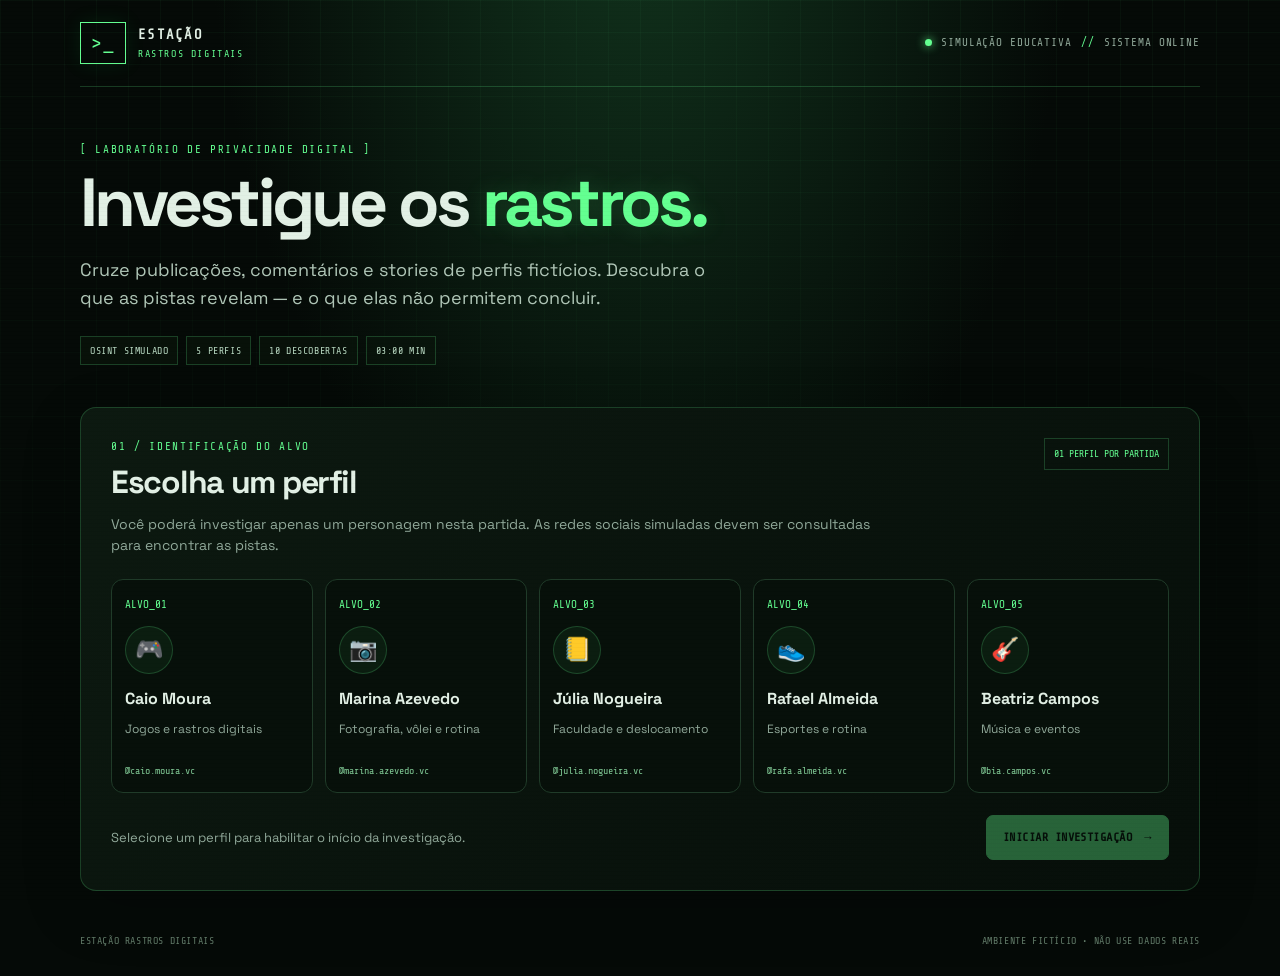
<file: Jogo/index.html>
<!DOCTYPE html>
<html lang="pt-BR">
<head>
  <meta charset="UTF-8">
  <meta name="viewport" content="width=device-width, initial-scale=1.0">
  <meta name="theme-color" content="#07100b">
  <title>Estação Rastros Digitais</title>
  <link rel="stylesheet" href="style.css">
</head>
<body>
  <div class="scanlines" aria-hidden="true"></div>
  <main class="app-shell">
    <header class="topbar">
      <a class="brand" href="#inicio" aria-label="Estação Rastros Digitais - início">
        <span class="brand-mark">&gt;_</span>
        <span><strong>ESTAÇÃO</strong><small>RASTROS DIGITAIS</small></span>
      </a>
      <div class="system-status"><span class="status-dot"></span> SIMULAÇÃO EDUCATIVA <span class="status-divider">//</span> SISTEMA ONLINE</div>
    </header>

    <section class="hero" id="inicio">
      <p class="eyebrow">[ LABORATÓRIO DE PRIVACIDADE DIGITAL ]</p>
      <h1>Investigue os <span>rastros.</span></h1>
      <p class="hero-copy">Cruze publicações, comentários e stories de perfis fictícios. Descubra o que as pistas revelam — e o que elas não permitem concluir.</p>
      <div class="hero-tags"><span>OSINT SIMULADO</span><span>5 PERFIS</span><span>10 DESCOBERTAS</span><span>03:00 MIN</span></div>
    </section>

    <section class="panel selection-panel" id="selection-panel">
      <div class="section-heading"><div><p class="eyebrow">01 / IDENTIFICAÇÃO DO ALVO</p><h2>Escolha um perfil</h2></div><span class="section-count">01 PERFIL POR PARTIDA</span></div>
      <p class="muted">Você poderá investigar apenas um personagem nesta partida. As redes sociais simuladas devem ser consultadas para encontrar as pistas.</p>
      <div class="profile-grid" id="profile-grid" aria-label="Perfis disponíveis"></div>
      <div class="selection-footer">
        <p id="selection-hint" class="selection-hint">Selecione um perfil para habilitar o início da investigação.</p>
        <button class="button button-primary" id="start-button" disabled>INICIAR INVESTIGAÇÃO <span aria-hidden="true">→</span></button>
      </div>
    </section>

    <section class="panel game-panel hidden" id="game-panel">
      <div class="game-topline">
        <div><p class="eyebrow">02 / RELATÓRIO DE INVESTIGAÇÃO</p><h2 id="active-profile-title">Perfil selecionado</h2><p class="muted" id="active-profile-subtitle"></p></div>
        <div class="timer-box" aria-live="polite"><span class="timer-label">TEMPO RESTANTE</span><strong id="timer">03:00</strong><span id="timer-state" class="timer-state">AGUARDANDO INÍCIO</span></div>
      </div>
      <div class="progress-track"><div id="progress-bar" class="progress-bar"></div></div>
      <div class="game-instructions"><span class="terminal-symbol">&gt;</span> Analise as pistas nas redes simuladas e escolha a conclusão mais bem sustentada. Não confunda uma hipótese com um fato comprovado.</div>
      <div class="simulator-links" id="simulator-links"></div>
      <form id="quiz-form">
        <div id="questions-container" class="questions-grid"></div>
        <div class="submit-row"><p class="muted">Respostas preenchidas: <strong id="answered-count">0/10</strong></p><button class="button button-primary" id="submit-button" type="submit">FINALIZAR E VER RESULTADO <span aria-hidden="true">→</span></button></div>
      </form>
    </section>

    <section class="panel results-panel hidden" id="results-panel" aria-live="polite">
      <div class="section-heading"><div><p class="eyebrow">03 / ANÁLISE CONCLUÍDA</p><h2>Relatório final</h2></div><span class="section-count" id="result-status">PARTIDA ENCERRADA</span></div>
      <div class="score-layout"><div class="score-orb"><span id="score-value">0/10</span><small>ACERTOS</small></div><div class="score-summary"><h3 id="score-title">Resultado da investigação</h3><p id="score-description"></p><div class="score-stats"><span><strong id="correct-count">0</strong> corretas</span><span><strong id="wrong-count">0</strong> incorretas</span><span><strong id="elapsed-time">00:00</strong> utilizado</span></div></div></div>
      <h3 class="review-title">Revisão das evidências</h3>
      <div id="review-list" class="review-list"></div>
      <div class="results-footer"><p class="muted">Lembrete: uma publicação pode revelar informações úteis para uma abordagem de engenharia social, mas não comprova uma senha, residência ou identidade civil por si só.</p><button class="button button-primary" id="restart-button">VOLTAR À SELEÇÃO</button></div>
    </section>

    <footer class="footer"><span>ESTAÇÃO RASTROS DIGITAIS</span><span>AMBIENTE FICTÍCIO • NÃO USE DADOS REAIS</span></footer>
  </main>
  <script src="index.js"></script>
</body>
</html>
</file>
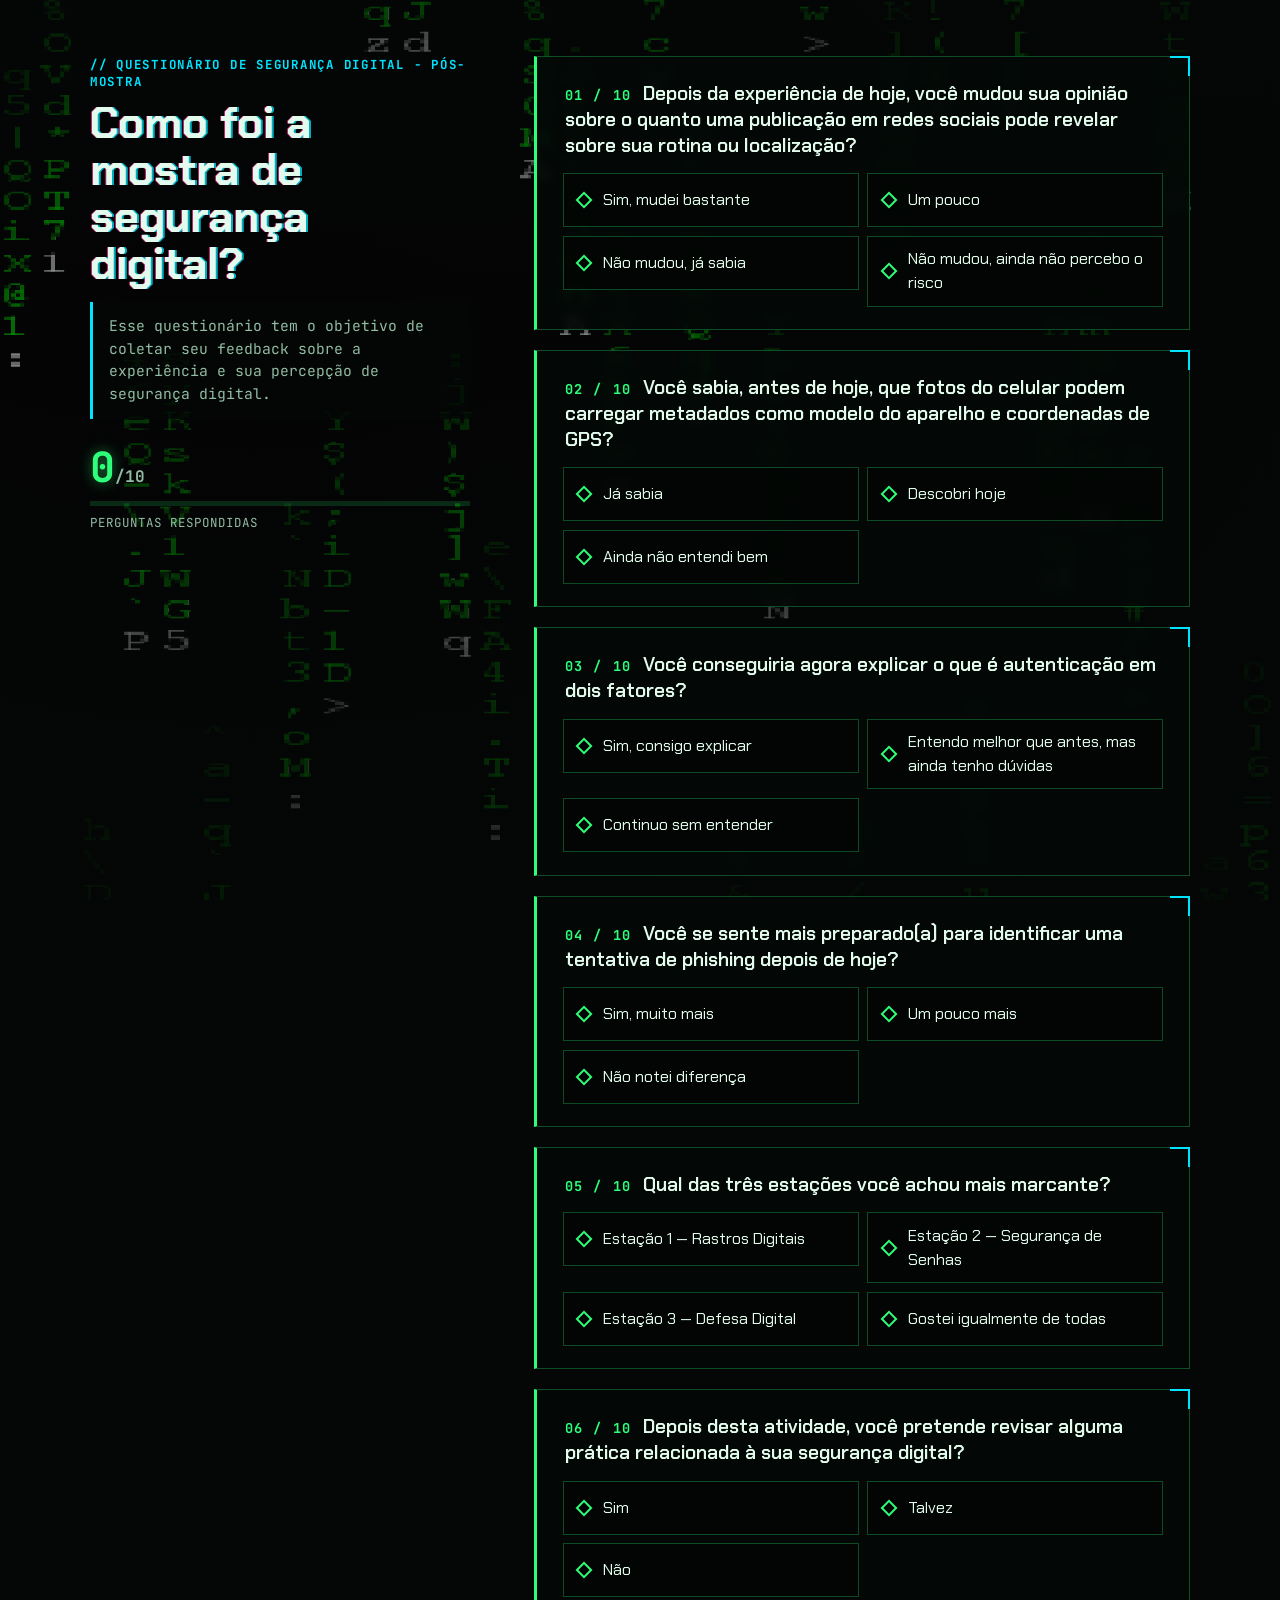
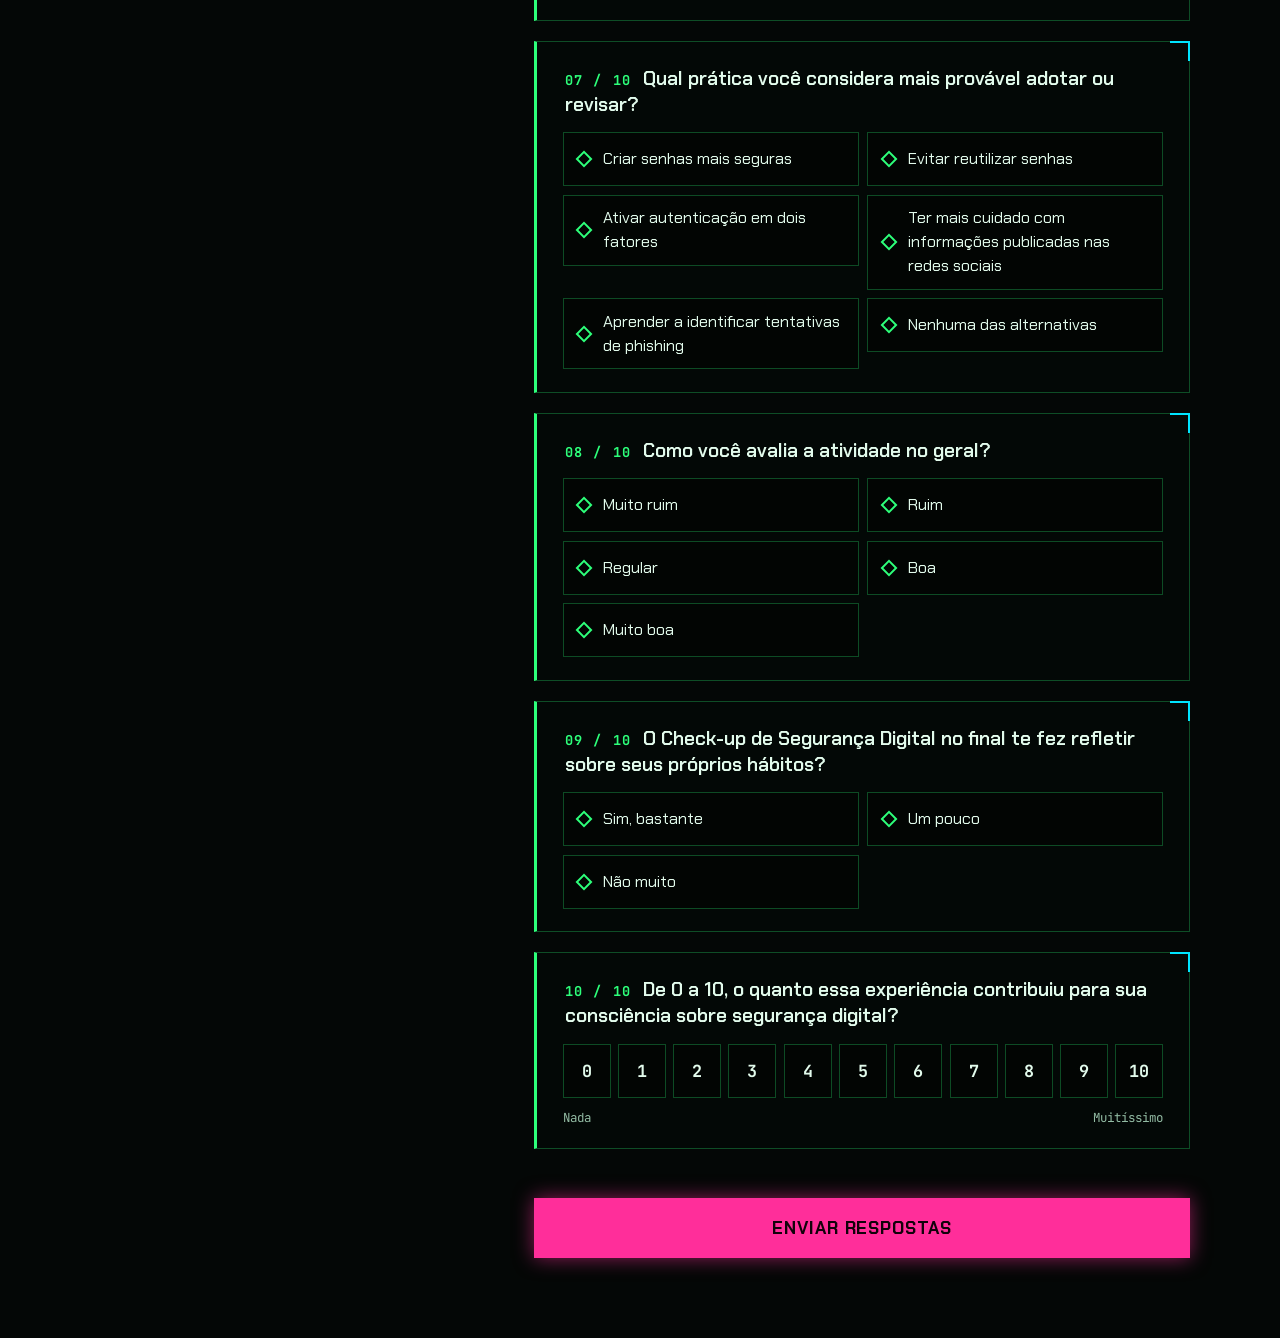
<file: pos-mostra/index.html>
<!doctype html>
<html lang="pt-BR">
<head>
<meta charset="utf-8">
<meta name="viewport" content="width=device-width, initial-scale=1, viewport-fit=cover">
<meta name="theme-color" content="#040706">
<title>Feedback | Segurança Digital</title>
<link rel="preconnect" href="https://fonts.googleapis.com">
<link rel="preconnect" href="https://fonts.gstatic.com" crossorigin>
<link href="https://fonts.googleapis.com/css2?family=Chakra+Petch:wght@400;600;700&family=JetBrains+Mono:wght@400;700&display=swap" rel="stylesheet">
<link rel="stylesheet" href="estilo.css">
</head>
<body>
<div class="bg" aria-hidden="true"></div>

<!-- Barra de progresso do celular -->
<div class="topo" aria-live="polite">
  <span class="contador">0/10</span>
  <div class="barra"><i></i></div>
</div>

<div class="layout">
  <header class="intro">
    <p class="etiqueta">// Questionário de Segurança Digital - Pós-mostra</p>
    <h1>Como foi a mostra de segurança digital?</h1>
    <p class="lead">Esse questionário tem o objetivo de coletar seu feedback sobre a experiência e sua percepção de segurança digital. <span class="dica">Toque numa resposta para avançar.</span></p>

    <!-- Progresso do desktop -->
    <div class="lateral-prog" aria-live="polite">
      <span class="contador">0<small>/10</small></span>
      <div class="barra"><i></i></div>
      <p>perguntas respondidas</p>
    </div>
  </header>

  <main>
    <form id="f" novalidate></form>

    <section class="fim" id="fim" hidden>
      <div class="ok" aria-hidden="true"><span>✓</span></div>
      <h2>Respostas enviadas</h2>
      <p>Obrigado por participar da atividade.</p>
      <p class="teste" id="teste" hidden>Modo de teste: a URL do Apps Script ainda não foi configurada, então nada foi gravado.</p>
    </section>
  </main>
</div>

<script>
/* URL do Web App do Apps Script (termina em /exec) */
const ENDPOINT = "https://script.google.com/macros/s/AKfycbzlj6WZ2AxyfXpjjk8OxmcB2rbpmCnk-iz93HroWSlaWYRWvwUympZlG991PtQ8ddJvdw/exec";

const PERGUNTAS = [
  ["Depois da experiência de hoje, você mudou sua opinião sobre o quanto uma publicação em redes sociais pode revelar sobre sua rotina ou localização?",
    ["Sim, mudei bastante","Um pouco","Não mudou, já sabia","Não mudou, ainda não percebo o risco"]],
  ["Você sabia, antes de hoje, que fotos do celular podem carregar metadados como modelo do aparelho e coordenadas de GPS?",
    ["Já sabia","Descobri hoje","Ainda não entendi bem"]],
  ["Você conseguiria agora explicar o que é autenticação em dois fatores?",
    ["Sim, consigo explicar","Entendo melhor que antes, mas ainda tenho dúvidas","Continuo sem entender"]],
  ["Você se sente mais preparado(a) para identificar uma tentativa de phishing depois de hoje?",
    ["Sim, muito mais","Um pouco mais","Não notei diferença"]],
  ["Qual das três estações você achou mais marcante?",
    ["Estação 1 — Rastros Digitais","Estação 2 — Segurança de Senhas","Estação 3 — Defesa Digital","Gostei igualmente de todas"]],
  ["Depois desta atividade, você pretende revisar alguma prática relacionada à sua segurança digital?",
    ["Sim","Talvez","Não"]],
  ["Qual prática você considera mais provável adotar ou revisar?",
    ["Criar senhas mais seguras","Evitar reutilizar senhas","Ativar autenticação em dois fatores",
     "Ter mais cuidado com informações publicadas nas redes sociais","Aprender a identificar tentativas de phishing","Nenhuma das alternativas"]],
  ["Como você avalia a atividade no geral?",
    ["Muito ruim","Ruim","Regular","Boa","Muito boa"]],
  ["O Check-up de Segurança Digital no final te fez refletir sobre seus próprios hábitos?",
    ["Sim, bastante","Um pouco","Não muito"]],
  ["De 0 a 10, o quanto essa experiência contribuiu para sua consciência sobre segurança digital?", "escala"]
];

const form = document.getElementById("f");
const total = PERGUNTAS.length;
const reduz = matchMedia("(prefers-reduced-motion: reduce)").matches;
const mq = matchMedia("(max-width: 899px)"); // abaixo disso (celular e tablet em pé): slides
const trilho = document.createElement("div");
trilho.className = "trilho";
form.appendChild(trilho);

PERGUNTAS.forEach(([texto, ops], i) => {
  const n = i + 1;
  const escala = ops === "escala";
  const lista = escala ? Array.from({length: 11}, (_, k) => String(k)) : ops;
  const itens = lista.map(o => `
    <label class="opt"><input type="radio" name="q${n}" value="${o}">
      <span class="box">${escala ? "" : '<i class="mark"></i>'}<span>${o}</span></span></label>`).join("");
  const fs = document.createElement("fieldset");
  fs.className = "q"; fs.id = "p" + n; fs.tabIndex = -1;
  fs.innerHTML = `<legend><span class="n">${String(n).padStart(2, "0")} / ${total}</span>${texto}</legend>
    <div class="${escala ? "scale" : "opts"}">${itens}</div>
    ${escala ? '<div class="ends"><span>Nada</span><span>Muitíssimo</span></div>' : ""}
    <p class="msg">Escolha uma opção para continuar.</p>`;
  trilho.appendChild(fs);
});
form.insertAdjacentHTML("beforeend",
  '<p class="aviso" id="aviso" role="alert"></p>' +
  '<div class="nav"><button type="button" class="volta" id="volta">Voltar</button>' +
  '<button class="send" type="submit" id="btn">Enviar respostas</button></div>');

// Resposta da pergunta n ("" se não respondida ou se a pergunta não existir)
const resp = n => { const c = form.elements["q" + n]; return c ? c.value : ""; };
const btn = document.getElementById("btn");
const aviso = document.getElementById("aviso");
const volta = document.getElementById("volta");
const cabeca = document.querySelector(".intro");
const paineis = [...trilho.querySelectorAll(".q")]; // só as perguntas, nunca a tela final
let idx = 0, timer;

function atualizar() {
  const feitas = PERGUNTAS.filter((_, i) => resp(i + 1)).length;
  const v = mq.matches ? idx + 1 : feitas; // slides: posição atual; desktop: respondidas
  const pct = (v / total * 100) + "%";
  document.querySelectorAll(".topo .contador").forEach(el => el.textContent = v + "/" + total);
  document.querySelectorAll(".lateral-prog .contador").forEach(el => el.innerHTML = v + "<small>/" + total + "</small>");
  document.querySelectorAll(".barra i").forEach(el => el.style.width = pct);
}

function ir(n, foco = true) {
  idx = Math.max(0, Math.min(total - 1, n));
  paineis.forEach((p, i) => {
    p.classList.toggle("ativo", i === idx);
    p.classList.toggle("antes", i < idx);
    p.classList.toggle("depois", i > idx);
  });
  form.classList.toggle("ultima", idx === total - 1);
  form.classList.toggle("primeira", idx === 0);
  volta.hidden = idx === 0;
  cabeca.hidden = idx > 0;   // no celular, o título só aparece na primeira pergunta
  aviso.textContent = "";
  atualizar();
  scrollTo({top: 0, behavior: reduz ? "auto" : "smooth"});
  if (foco) paineis[idx].focus({preventScroll: true});
}

function modo() {
  form.classList.toggle("slides", mq.matches);
  document.documentElement.classList.toggle("mobile", mq.matches);
  if (mq.matches) ir(idx, false);
  else {
    paineis.forEach(p => p.classList.remove("ativo", "antes", "depois"));
    form.classList.remove("ultima", "primeira");
    cabeca.hidden = false;
    atualizar();
  }
}
mq.addEventListener("change", modo);

form.addEventListener("change", e => {
  e.target.closest(".q")?.classList.remove("err");
  aviso.textContent = "";
  atualizar();
});
// click (e não change) para avançar também quando tocar de novo na opção já marcada
form.addEventListener("click", e => {
  if (!mq.matches || !e.target.matches(".opt input")) return;
  const n = +e.target.name.slice(1); // número da pergunta = índice da próxima
  if (n - 1 === idx && idx < total - 1) {
    clearTimeout(timer);
    timer = setTimeout(() => ir(n), 280); // dá tempo de ver a opção marcada
  }
});
volta.addEventListener("click", () => ir(idx - 1));

// Deslizar o dedo: esquerda avança (se já respondeu), direita volta
let x0 = null, y0 = 0;
form.addEventListener("touchstart", e => { x0 = e.touches[0].clientX; y0 = e.touches[0].clientY; }, {passive: true});
form.addEventListener("touchend", e => {
  if (!mq.matches || x0 === null) return;
  const dx = e.changedTouches[0].clientX - x0, dy = e.changedTouches[0].clientY - y0;
  x0 = null;
  if (Math.abs(dx) < 70 || Math.abs(dy) > 50) return;
  if (dx < 0 && resp(idx + 1) && idx < total - 1) ir(idx + 1);
  else if (dx > 0 && idx > 0) ir(idx - 1);
}, {passive: true});

form.addEventListener("submit", async e => {
  e.preventDefault();
  const faltando = PERGUNTAS.map((_, i) => i + 1).filter(n => !resp(n));
  paineis.forEach((q, i) => q.classList.toggle("err", !resp(i + 1)));
  if (faltando.length) {
    if (mq.matches) ir(faltando[0] - 1);
    else {
      const el = document.getElementById("p" + faltando[0]);
      el.scrollIntoView({behavior: reduz ? "auto" : "smooth", block: "center"});
      el.querySelector("input").focus({preventScroll: true});
    }
    aviso.textContent = faltando.length === 1 ? "Falta 1 pergunta." : `Faltam ${faltando.length} perguntas.`;
    return;
  }
  const dados = {};
  PERGUNTAS.forEach((_, i) => dados["q" + (i + 1)] = resp(i + 1));
  btn.disabled = true; btn.textContent = "Enviando...";
  try {
    if (ENDPOINT) {
      await fetch(ENDPOINT, {method: "POST", mode: "no-cors",
        headers: {"Content-Type": "text/plain;charset=utf-8"}, body: JSON.stringify(dados)});
    } else {
      console.log("Modo de teste, dados não enviados:", dados);
      document.getElementById("teste").hidden = false;
    }
    form.hidden = true;
    document.body.classList.add("enviado"); // só o cartão de confirmação, centralizado
    document.querySelectorAll(".topo,.intro").forEach(el => el.hidden = true);
    document.getElementById("fim").hidden = false;
    scrollTo(0, 0);
  } catch (err) {
    aviso.textContent = "Não foi possível enviar. Verifique a conexão e tente de novo.";
    btn.disabled = false; btn.textContent = "Enviar respostas";
  }
});
modo();
</script>
</body>
</html>
</file>
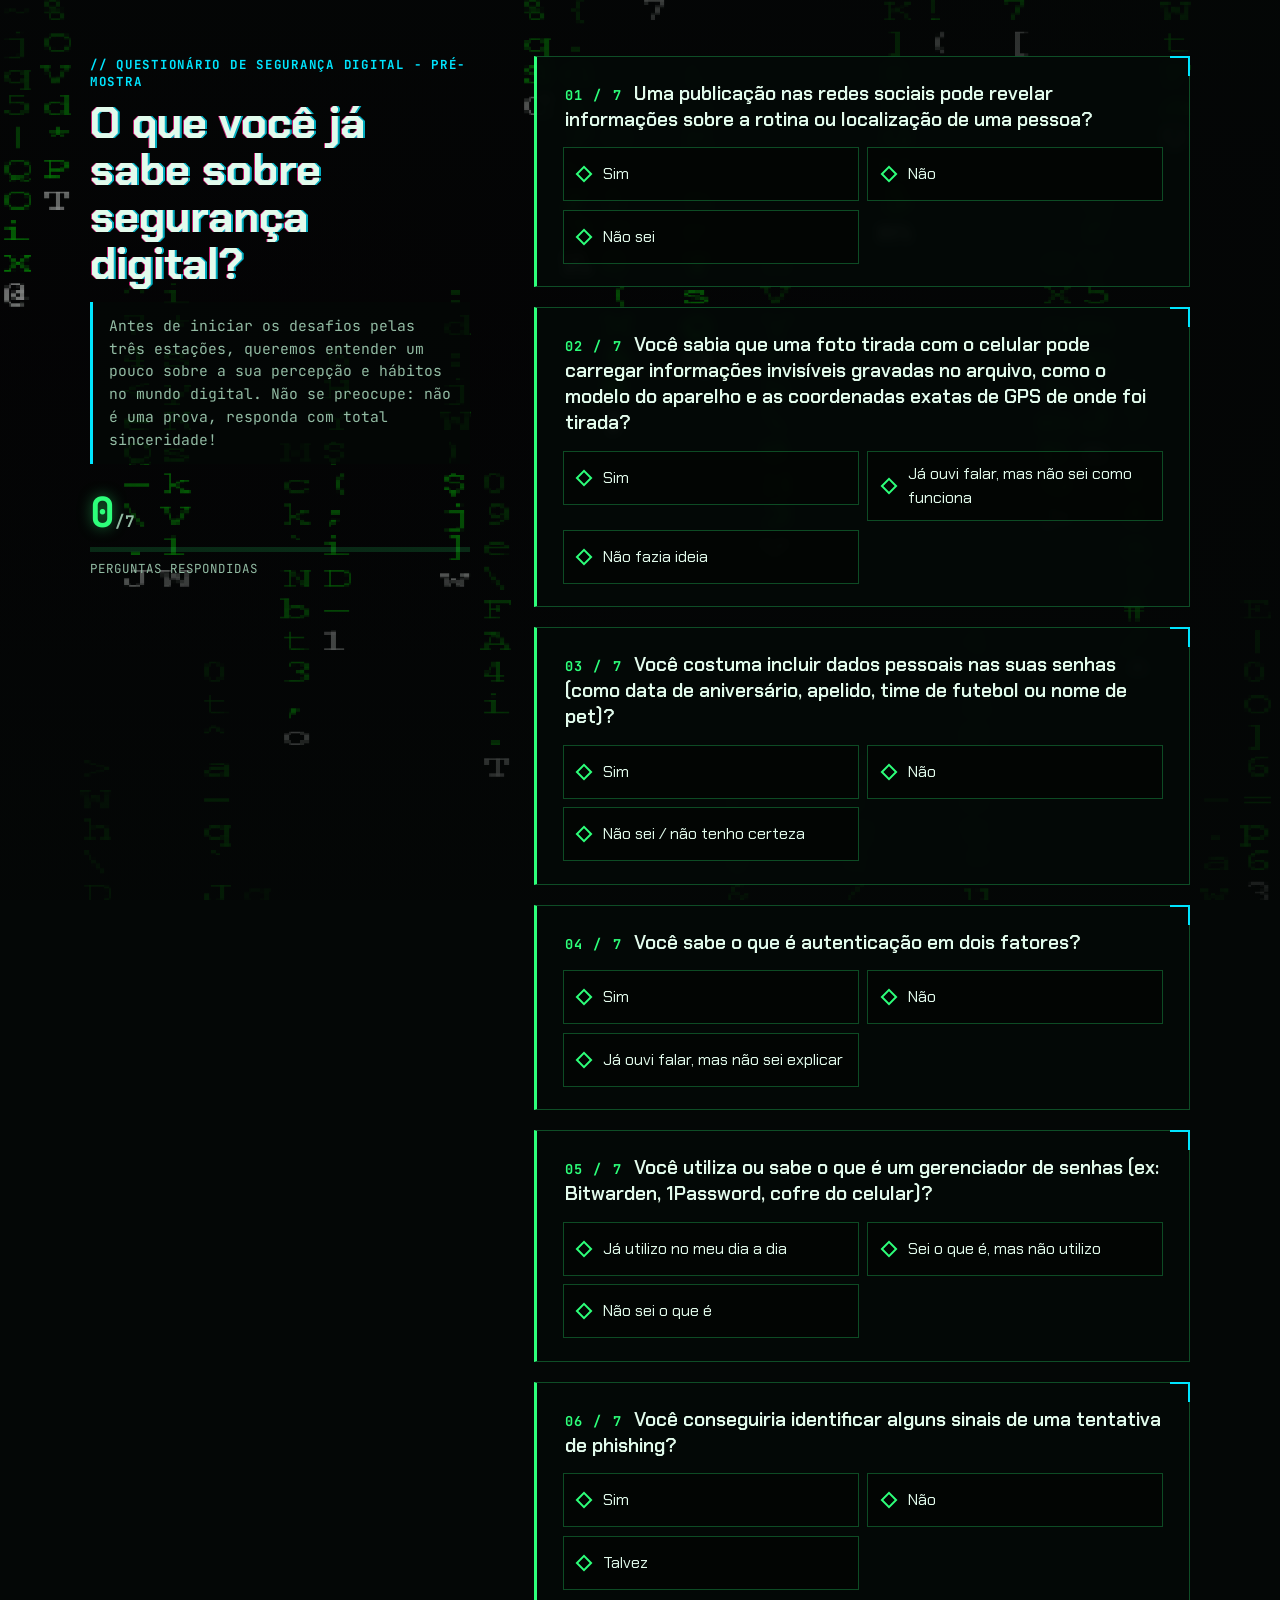
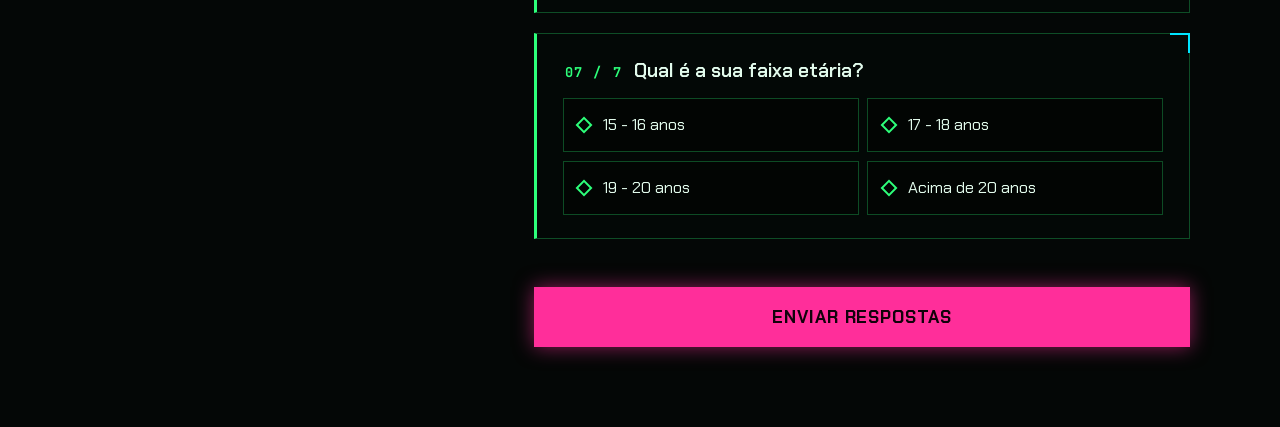
<file: pre-mostra/index.html>
<!doctype html>
<html lang="pt-BR">
<head>
<meta charset="utf-8">
<meta name="viewport" content="width=device-width, initial-scale=1, viewport-fit=cover">
<meta name="theme-color" content="#040706">
<title>Diagnóstico | Segurança Digital</title>
<link rel="preconnect" href="https://fonts.googleapis.com">
<link rel="preconnect" href="https://fonts.gstatic.com" crossorigin>
<link href="https://fonts.googleapis.com/css2?family=Chakra+Petch:wght@400;600;700&family=JetBrains+Mono:wght@400;700&display=swap" rel="stylesheet">
<link rel="stylesheet" href="estilo.css">
</head>
<body>
<div class="bg" aria-hidden="true"></div>

<!-- Barra de progresso do celular -->
<div class="topo" aria-live="polite">
  <span class="contador">0/7</span>
  <div class="barra"><i></i></div>
</div>

<div class="layout">
  <header class="intro">
    <p class="etiqueta">// Questionário de Segurança Digital - Pré-mostra</p>
    <h1>O que você já sabe sobre segurança digital?</h1>
    <p class="lead">Antes de iniciar os desafios pelas três estações, queremos entender um pouco sobre a sua percepção e hábitos no mundo digital. Não se preocupe: não é uma prova, responda com total sinceridade! <span class="dica">Toque numa resposta para avançar.</span></p>

    <!-- Progresso do desktop -->
    <div class="lateral-prog" aria-live="polite">
      <span class="contador">0<small>/7</small></span>
      <div class="barra"><i></i></div>
      <p>perguntas respondidas</p>
    </div>
  </header>

  <main>
    <form id="f" novalidate></form>

    <section class="fim" id="fim" hidden>
      <div class="ok" aria-hidden="true"><span>✓</span></div>
      <h2>Respostas enviadas</h2>
      <p>Obrigado! Já pode seguir para a atividade.</p>
      <p class="teste" id="teste" hidden>Modo de teste: a URL do Apps Script ainda não foi configurada, então nada foi gravado.</p>
    </section>
  </main>
</div>

<script>
/* Cole aqui a URL do Web App do Apps Script DESTE formulário (termina em /exec).
   Não reutilize a URL do outro formulário: as colunas da planilha são diferentes. */
const ENDPOINT = "https://script.google.com/macros/s/AKfycbxRkhLioFdzBmgVzGICkiTRjBdI-Uf2p1hcGeO-fRzwyIeAr-jw-4SOzpqiSytlZMuP/exec";

const PERGUNTAS = [
  ["Uma publicação nas redes sociais pode revelar informações sobre a rotina ou localização de uma pessoa?",
    ["Sim","Não","Não sei"]],
  ["Você sabia que uma foto tirada com o celular pode carregar informações invisíveis gravadas no arquivo, como o modelo do aparelho e as coordenadas exatas de GPS de onde foi tirada?",
    ["Sim","Já ouvi falar, mas não sei como funciona","Não fazia ideia"]],
  ["Você costuma incluir dados pessoais nas suas senhas (como data de aniversário, apelido, time de futebol ou nome de pet)?",
    ["Sim","Não","Não sei / não tenho certeza"]],
  ["Você sabe o que é autenticação em dois fatores?",
    ["Sim","Não","Já ouvi falar, mas não sei explicar"]],
  ["Você utiliza ou sabe o que é um gerenciador de senhas (ex: Bitwarden, 1Password, cofre do celular)?",
    ["Já utilizo no meu dia a dia","Sei o que é, mas não utilizo","Não sei o que é"]],
  ["Você conseguiria identificar alguns sinais de uma tentativa de phishing?",
    ["Sim","Não","Talvez"]],
  ["Qual é a sua faixa etária?",
    ["15 - 16 anos","17 - 18 anos","19 - 20 anos","Acima de 20 anos"]]
];

const form = document.getElementById("f");
const total = PERGUNTAS.length;
const reduz = matchMedia("(prefers-reduced-motion: reduce)").matches;
const mq = matchMedia("(max-width: 899px)"); // abaixo disso (celular e tablet em pé): slides
const trilho = document.createElement("div");
trilho.className = "trilho";
form.appendChild(trilho);

PERGUNTAS.forEach(([texto, ops], i) => {
  const n = i + 1;
  const itens = ops.map(o => `
    <label class="opt"><input type="radio" name="q${n}" value="${o}">
      <span class="box"><i class="mark"></i><span>${o}</span></span></label>`).join("");
  const fs = document.createElement("fieldset");
  fs.className = "q"; fs.id = "p" + n; fs.tabIndex = -1;
  fs.innerHTML = `<legend><span class="n">${String(n).padStart(2, "0")} / ${total}</span>${texto}</legend>
    <div class="opts">${itens}</div>
    <p class="msg">Escolha uma opção para continuar.</p>`;
  trilho.appendChild(fs);
});
form.insertAdjacentHTML("beforeend",
  '<p class="aviso" id="aviso" role="alert"></p>' +
  '<div class="nav"><button type="button" class="volta" id="volta">Voltar</button>' +
  '<button class="send" type="submit" id="btn">Enviar respostas</button></div>');

// Resposta da pergunta n ("" se não respondida ou se a pergunta não existir)
const resp = n => { const c = form.elements["q" + n]; return c ? c.value : ""; };
const btn = document.getElementById("btn");
const aviso = document.getElementById("aviso");
const volta = document.getElementById("volta");
const cabeca = document.querySelector(".intro");
const paineis = [...trilho.querySelectorAll(".q")]; // só as perguntas, nunca a tela final
let idx = 0, timer;

function atualizar() {
  const feitas = PERGUNTAS.filter((_, i) => resp(i + 1)).length;
  const v = mq.matches ? idx + 1 : feitas; // slides: posição atual; desktop: respondidas
  const pct = (v / total * 100) + "%";
  document.querySelectorAll(".topo .contador").forEach(el => el.textContent = v + "/" + total);
  document.querySelectorAll(".lateral-prog .contador").forEach(el => el.innerHTML = v + "<small>/" + total + "</small>");
  document.querySelectorAll(".barra i").forEach(el => el.style.width = pct);
}

function ir(n, foco = true) {
  idx = Math.max(0, Math.min(total - 1, n));
  paineis.forEach((p, i) => {
    p.classList.toggle("ativo", i === idx);
    p.classList.toggle("antes", i < idx);
    p.classList.toggle("depois", i > idx);
  });
  form.classList.toggle("ultima", idx === total - 1);
  form.classList.toggle("primeira", idx === 0);
  volta.hidden = idx === 0;
  cabeca.hidden = idx > 0;   // no celular, o título só aparece na primeira pergunta
  aviso.textContent = "";
  atualizar();
  scrollTo({top: 0, behavior: reduz ? "auto" : "smooth"});
  if (foco) paineis[idx].focus({preventScroll: true});
}

function modo() {
  form.classList.toggle("slides", mq.matches);
  document.documentElement.classList.toggle("mobile", mq.matches);
  if (mq.matches) ir(idx, false);
  else {
    paineis.forEach(p => p.classList.remove("ativo", "antes", "depois"));
    form.classList.remove("ultima", "primeira");
    cabeca.hidden = false;
    atualizar();
  }
}
mq.addEventListener("change", modo);

form.addEventListener("change", e => {
  e.target.closest(".q")?.classList.remove("err");
  aviso.textContent = "";
  atualizar();
});
// click (e não change) para avançar também quando tocar de novo na opção já marcada
form.addEventListener("click", e => {
  if (!mq.matches || !e.target.matches(".opt input")) return;
  const n = +e.target.name.slice(1); // número da pergunta = índice da próxima
  if (n - 1 === idx && idx < total - 1) {
    clearTimeout(timer);
    timer = setTimeout(() => ir(n), 280); // dá tempo de ver a opção marcada
  }
});
volta.addEventListener("click", () => ir(idx - 1));

// Deslizar o dedo: esquerda avança (se já respondeu), direita volta
let x0 = null, y0 = 0;
form.addEventListener("touchstart", e => { x0 = e.touches[0].clientX; y0 = e.touches[0].clientY; }, {passive: true});
form.addEventListener("touchend", e => {
  if (!mq.matches || x0 === null) return;
  const dx = e.changedTouches[0].clientX - x0, dy = e.changedTouches[0].clientY - y0;
  x0 = null;
  if (Math.abs(dx) < 70 || Math.abs(dy) > 50) return;
  if (dx < 0 && resp(idx + 1) && idx < total - 1) ir(idx + 1);
  else if (dx > 0 && idx > 0) ir(idx - 1);
}, {passive: true});

form.addEventListener("submit", async e => {
  e.preventDefault();
  const faltando = PERGUNTAS.map((_, i) => i + 1).filter(n => !resp(n));
  paineis.forEach((q, i) => q.classList.toggle("err", !resp(i + 1)));
  if (faltando.length) {
    if (mq.matches) ir(faltando[0] - 1);
    else {
      const el = document.getElementById("p" + faltando[0]);
      el.scrollIntoView({behavior: reduz ? "auto" : "smooth", block: "center"});
      el.querySelector("input").focus({preventScroll: true});
    }
    aviso.textContent = faltando.length === 1 ? "Falta 1 pergunta." : `Faltam ${faltando.length} perguntas.`;
    return;
  }
  const dados = {};
  PERGUNTAS.forEach((_, i) => dados["q" + (i + 1)] = resp(i + 1));
  btn.disabled = true; btn.textContent = "Enviando...";
  try {
    if (ENDPOINT) {
      await fetch(ENDPOINT, {method: "POST", mode: "no-cors",
        headers: {"Content-Type": "text/plain;charset=utf-8"}, body: JSON.stringify(dados)});
    } else {
      console.log("Modo de teste, dados não enviados:", dados);
      document.getElementById("teste").hidden = false;
    }
    form.hidden = true;
    document.body.classList.add("enviado"); // só o cartão de confirmação, centralizado
    document.querySelectorAll(".topo,.intro").forEach(el => el.hidden = true);
    document.getElementById("fim").hidden = false;
    scrollTo(0, 0);
  } catch (err) {
    aviso.textContent = "Não foi possível enviar. Verifique a conexão e tente de novo.";
    btn.disabled = false; btn.textContent = "Enviar respostas";
  }
});
modo();
</script>
</body>
</html>
</file>
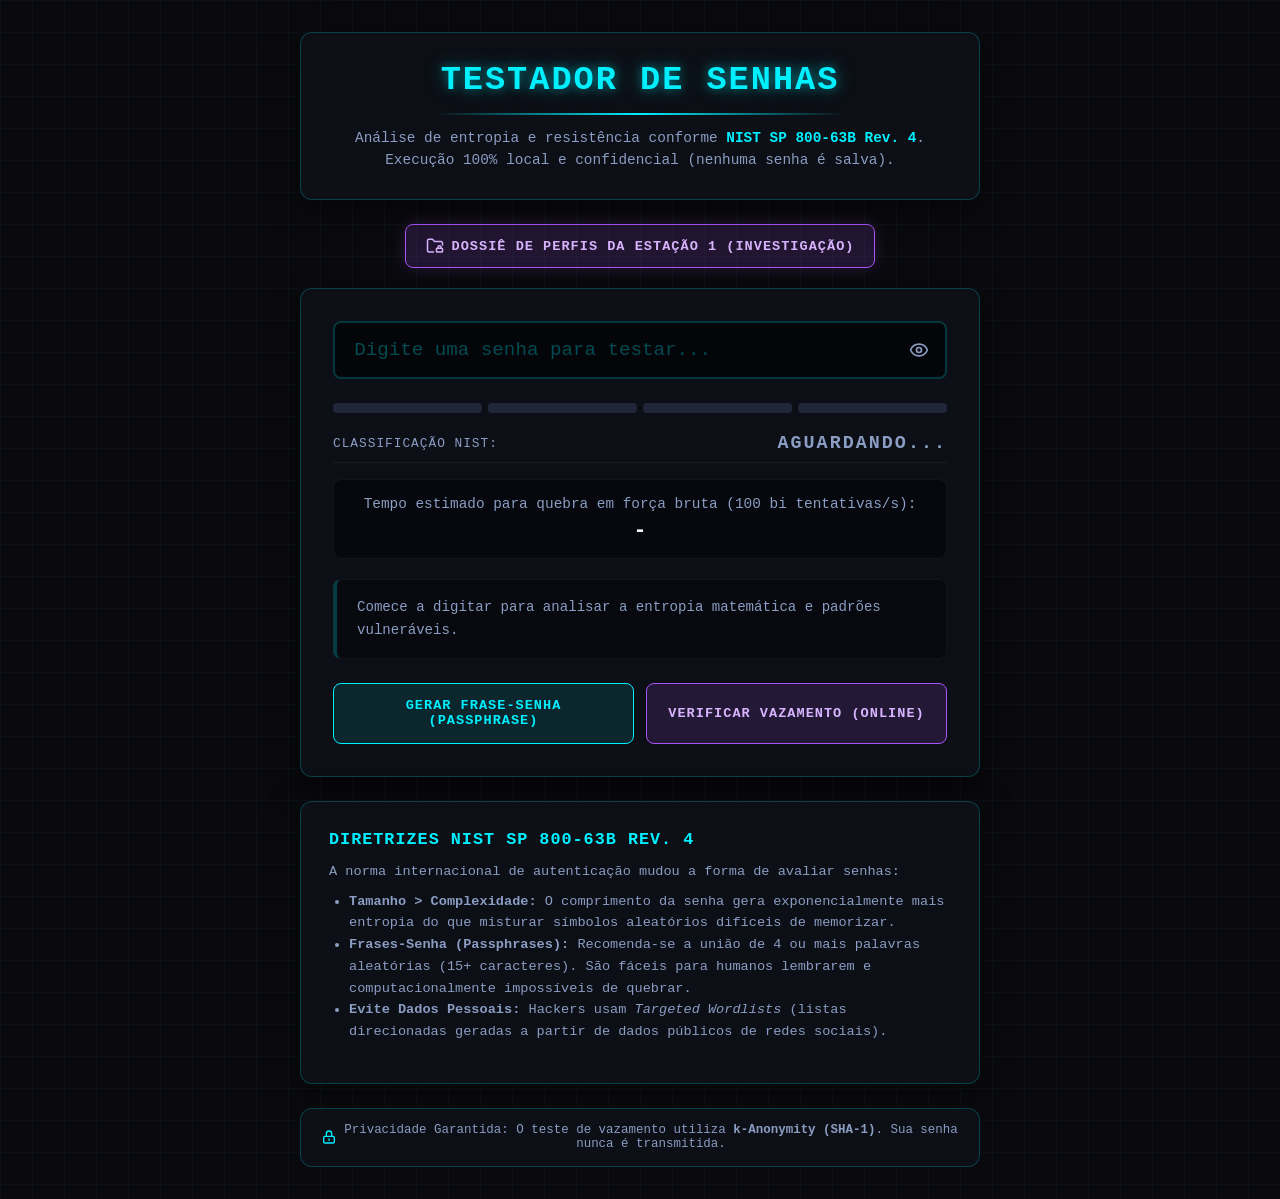
<file: TestadorDeSenhas/index.html>
<!DOCTYPE html>
<html lang="pt-BR">
<head>
    <meta charset="UTF-8">
    <meta name="viewport" content="width=device-width, initial-scale=1.0">
    <title>Testador de Senhas - TFW Cibersegurança</title>
    <style>
        /* ==========================================================================
           Variáveis Globais e Paleta Cyber / Sentinel
           Harmonizada com a suíte TFW Cibersegurança
           ========================================================================== */
        :root {
            --bg-dark: #0a0a0e;
            --bg-card: rgba(13, 17, 23, 0.88);
            --cyan-neon: #00f0ff;
            --cyan-glow: rgba(0, 240, 255, 0.35);
            --purple-neon: #a855f7;
            --purple-glow: rgba(168, 85, 247, 0.4);
            --green-neon: #00ff66;
            --green-glow: rgba(0, 255, 102, 0.3);
            --yellow-warn: #fbbf24;
            --yellow-glow: rgba(251, 191, 36, 0.3);
            --red-alert: #ff0055;
            --red-glow: rgba(255, 0, 85, 0.4);
            --text-primary: #f1f5f9;
            --text-secondary: #8b9dc3;
            --border-color: rgba(0, 240, 255, 0.22);
            --surface: #1e2638;
        }

        /* Reset e Configurações Globais */
        * {
            box-sizing: border-box;
            margin: 0;
            padding: 0;
        }

        body {
            background-color: var(--bg-dark);
            background-image: 
                linear-gradient(rgba(0, 240, 255, 0.035) 1px, transparent 1px),
                linear-gradient(90deg, rgba(0, 240, 255, 0.035) 1px, transparent 1px);
            background-size: 32px 32px;
            color: var(--text-primary);
            font-family: 'Courier New', 'Fira Code', 'Consolas', monospace;
            min-height: 100vh;
            display: flex;
            flex-direction: column;
            align-items: center;
            justify-content: center;
            padding: 2rem 1rem;
            position: relative;
            overflow-x: hidden;
        }

        /* Container Principal */
        .container {
            max-width: 680px;
            width: 100%;
            position: relative;
            z-index: 1;
        }

        /* Cabeçalho */
        .header {
            text-align: center;
            margin-bottom: 1.5rem;
            background: var(--bg-card);
            border: 1px solid var(--border-color);
            border-radius: 12px;
            padding: 1.75rem 1.5rem;
            backdrop-filter: blur(10px);
            -webkit-backdrop-filter: blur(10px);
            box-shadow: 0 8px 32px rgba(0, 0, 0, 0.5);
        }

        .header h1 {
            font-size: 2.1rem;
            color: var(--cyan-neon);
            text-shadow: 0 0 10px var(--cyan-glow), 0 0 20px var(--cyan-glow);
            letter-spacing: 2px;
            text-transform: uppercase;
            font-weight: 700;
        }

        .header .cyber-line {
            height: 2px;
            background: linear-gradient(90deg, transparent, var(--cyan-neon), transparent);
            margin: 0.85rem auto;
            width: 65%;
            animation: pulse-line 2.5s ease-in-out infinite;
        }

        .header .subtitle {
            color: var(--text-secondary);
            font-size: 0.9rem;
            line-height: 1.5;
        }

        .header .subtitle strong {
            color: var(--cyan-neon);
        }

        /* Botão do Dossiê no topo */
        .dossier-bar {
            display: flex;
            justify-content: center;
            margin-bottom: 1.25rem;
        }

        .btn-dossier {
            display: inline-flex;
            align-items: center;
            gap: 8px;
            padding: 0.75rem 1.25rem;
            background: rgba(168, 85, 247, 0.15);
            border: 1px solid var(--purple-neon);
            border-radius: 8px;
            color: #d8b4fe;
            font-family: inherit;
            font-size: 0.85rem;
            font-weight: 700;
            text-transform: uppercase;
            letter-spacing: 1px;
            cursor: pointer;
            transition: all 0.3s;
            box-shadow: 0 0 15px rgba(168, 85, 247, 0.2);
        }

        .btn-dossier:hover {
            background: rgba(168, 85, 247, 0.3);
            box-shadow: 0 0 25px var(--purple-glow);
            transform: translateY(-2px);
            color: white;
        }

        /* Card de Teste */
        .tester-card {
            background: var(--bg-card);
            border: 1px solid var(--border-color);
            border-radius: 12px;
            padding: 2rem;
            backdrop-filter: blur(10px);
            -webkit-backdrop-filter: blur(10px);
            box-shadow: 0 10px 30px rgba(0, 0, 0, 0.6);
            margin-bottom: 1.5rem;
        }

        /* Grupo de Input */
        .input-group {
            position: relative;
            margin-bottom: 1.5rem;
        }

        input {
            width: 100%;
            padding: 1rem 3.2rem 1rem 1.2rem;
            background: rgba(0, 0, 0, 0.6);
            border: 2px solid var(--border-color);
            border-radius: 8px;
            color: var(--cyan-neon);
            font-family: inherit;
            font-size: 1.2rem;
            outline: none;
            transition: all 0.3s;
        }

        input:focus {
            border-color: var(--cyan-neon);
            box-shadow: 0 0 20px var(--cyan-glow);
        }

        input::placeholder {
            color: rgba(0, 240, 255, 0.3);
        }

        .toggle-btn {
            position: absolute;
            right: 12px;
            top: 50%;
            transform: translateY(-50%);
            background: none;
            border: none;
            color: var(--text-secondary);
            cursor: pointer;
            padding: 6px;
            display: flex;
            align-items: center;
            justify-content: center;
            transition: color 0.2s;
        }

        .toggle-btn:hover {
            color: var(--cyan-neon);
        }

        .toggle-btn svg {
            display: block;
        }

        /* Medidor de Força em Segmentos */
        .meter-container {
            display: flex;
            gap: 6px;
            margin-bottom: 1.25rem;
        }

        .meter-segment {
            flex: 1;
            height: 10px;
            background: var(--surface);
            border-radius: 4px;
            transition: all 0.3s ease;
        }

        /* Status Text */
        .status-container {
            display: flex;
            justify-content: space-between;
            align-items: center;
            margin-bottom: 1rem;
            padding-bottom: 0.5rem;
            border-bottom: 1px solid rgba(255, 255, 255, 0.05);
        }

        .status-label {
            font-size: 0.8rem;
            color: var(--text-secondary);
            text-transform: uppercase;
            letter-spacing: 1px;
        }

        .status-text {
            font-weight: 700;
            font-size: 1.15rem;
            text-transform: uppercase;
            letter-spacing: 2px;
            color: var(--text-secondary);
            transition: color 0.3s;
        }

        /* Estimativa de Tempo de Quebra */
        .time-to-crack {
            background: rgba(0, 0, 0, 0.4);
            border: 1px solid rgba(255, 255, 255, 0.05);
            padding: 1rem 1.25rem;
            border-radius: 8px;
            margin-bottom: 1.25rem;
            font-size: 0.9rem;
            color: var(--text-secondary);
            text-align: center;
            overflow-wrap: break-word;
            word-wrap: break-word;
        }

        .time-highlight {
            font-weight: 700;
            font-size: 1.35rem;
            color: var(--text-primary);
            margin-top: 0.35rem;
            display: inline-block;
            max-width: 100%;
            transition: color 0.3s;
        }

        /* Alerta de OSINT / Engenharia Social */
        .osint-warning {
            background: rgba(255, 0, 85, 0.15);
            border: 1px solid var(--red-alert);
            border-left: 5px solid var(--red-alert);
            color: #fecdd3;
            padding: 1rem 1.25rem;
            border-radius: 8px;
            margin-bottom: 1.25rem;
            font-size: 0.88rem;
            line-height: 1.5;
            display: none;
            animation: card-appear 0.4s ease-out;
        }

        .osint-warning strong {
            color: #ffe4e6;
            display: block;
            margin-bottom: 0.25rem;
            text-transform: uppercase;
            letter-spacing: 1px;
        }

        .osint-badge {
            display: inline-block;
            background: var(--red-alert);
            color: white;
            font-size: 0.7rem;
            padding: 2px 6px;
            border-radius: 4px;
            font-weight: bold;
            margin-right: 6px;
        }

        /* Alerta de HIBP (Vazamento Público) */
        .pwned-warning {
            background: rgba(255, 0, 85, 0.15);
            border: 1px solid var(--red-alert);
            border-left: 5px solid var(--red-alert);
            color: #fecdd3;
            padding: 1rem 1.25rem;
            border-radius: 8px;
            margin-bottom: 1.25rem;
            font-size: 0.88rem;
            display: none;
            animation: card-appear 0.4s ease-out;
        }

        /* Caixa de Feedback e Dicas */
        .feedback {
            background: rgba(0, 0, 0, 0.35);
            border: 1px solid rgba(255, 255, 255, 0.05);
            border-left: 4px solid var(--border-color);
            padding: 1rem 1.25rem;
            border-radius: 8px;
            font-size: 0.88rem;
            color: var(--text-secondary);
            line-height: 1.6;
            min-height: 80px;
            transition: all 0.3s ease;
        }

        .feedback ul {
            padding-left: 1.25rem;
            margin-top: 0.35rem;
        }

        .feedback li {
            margin-bottom: 0.25rem;
        }

        /* Botões de Ação */
        .action-btns {
            display: flex;
            gap: 12px;
            margin-top: 1.5rem;
        }

        .btn {
            flex: 1;
            padding: 0.9rem 1rem;
            border-radius: 8px;
            font-family: inherit;
            font-weight: 700;
            font-size: 0.85rem;
            cursor: pointer;
            text-transform: uppercase;
            letter-spacing: 1px;
            transition: all 0.3s;
            text-align: center;
        }

        .btn-secondary {
            background: rgba(0, 240, 255, 0.1);
            border: 1px solid var(--cyan-neon);
            color: var(--cyan-neon);
        }

        .btn-secondary:hover {
            background: rgba(0, 240, 255, 0.25);
            box-shadow: 0 0 15px var(--cyan-glow);
            transform: translateY(-1px);
        }

        .btn-primary {
            background: rgba(168, 85, 247, 0.15);
            border: 1px solid var(--purple-neon);
            color: #d8b4fe;
        }

        .btn-primary:hover {
            background: rgba(168, 85, 247, 0.3);
            box-shadow: 0 0 15px var(--purple-glow);
            transform: translateY(-1px);
        }

        .btn:disabled {
            opacity: 0.5;
            cursor: not-allowed;
            transform: none;
        }

        /* Seção Educativa NIST */
        .info-section {
            background: var(--bg-card);
            border: 1px solid var(--border-color);
            border-radius: 12px;
            padding: 1.75rem;
            backdrop-filter: blur(10px);
            -webkit-backdrop-filter: blur(10px);
            box-shadow: 0 8px 32px rgba(0, 0, 0, 0.5);
            margin-bottom: 1.5rem;
        }

        .info-section h3 {
            color: var(--cyan-neon);
            font-size: 1.05rem;
            margin-bottom: 0.75rem;
            text-transform: uppercase;
            letter-spacing: 1px;
        }

        .info-section p, .info-section li {
            color: var(--text-secondary);
            font-size: 0.85rem;
            line-height: 1.6;
        }

        .info-section ul {
            padding-left: 1.25rem;
            margin-top: 0.5rem;
            margin-bottom: 0.75rem;
        }

        /* Disclaimer */
        .disclaimer {
            text-align: center;
            font-size: 0.78rem;
            color: var(--text-secondary);
            display: flex;
            align-items: center;
            justify-content: center;
            gap: 6px;
            background: var(--bg-card);
            border: 1px solid var(--border-color);
            border-radius: 12px;
            padding: 0.9rem 1.25rem;
            backdrop-filter: blur(10px);
        }

        .disclaimer svg {
            color: var(--cyan-neon);
            flex-shrink: 0;
        }

        /* ==========================================================================
           Estados Visuais de Segurança
           ========================================================================== */
        /* Nível 0: Muito Fraca / Comprometida */
        .status-0 .meter-segment:nth-child(1) { 
            background: var(--red-alert); 
            box-shadow: 0 0 10px var(--red-glow); 
        }
        .status-text-0 { color: var(--red-alert); }
        .time-highlight-0 { color: var(--red-alert); }
        .feedback-0 { border-left-color: var(--red-alert); }

        /* Nível 1: Fraca */
        .status-1 .meter-segment:nth-child(1),
        .status-1 .meter-segment:nth-child(2) { 
            background: var(--yellow-warn); 
            box-shadow: 0 0 10px var(--yellow-glow); 
        }
        .status-text-1 { color: var(--yellow-warn); }
        .time-highlight-1 { color: var(--yellow-warn); }
        .feedback-1 { border-left-color: var(--yellow-warn); }

        /* Nível 2: Boa */
        .status-2 .meter-segment:nth-child(1),
        .status-2 .meter-segment:nth-child(2),
        .status-2 .meter-segment:nth-child(3) { 
            background: var(--green-neon); 
            box-shadow: 0 0 10px var(--green-glow); 
        }
        .status-text-2 { color: var(--green-neon); }
        .time-highlight-2 { color: var(--green-neon); }
        .feedback-2 { border-left-color: var(--green-neon); }

        /* Nível 3: Excelente (Passphrase) */
        .status-3 .meter-segment { 
            background: var(--purple-neon); 
            box-shadow: 0 0 12px var(--purple-glow); 
        }
        .status-text-3 { 
            color: var(--purple-neon); 
            text-shadow: 0 0 10px var(--purple-glow);
        }
        .time-highlight-3 { 
            color: #c084fc; 
            text-shadow: 0 0 10px var(--purple-glow);
        }
        .feedback-3 { border-left-color: var(--purple-neon); }

        /* ==========================================================================
           Modal: Dossiê de Casos da Estação 1
           ========================================================================== */
        .modal-overlay {
            position: fixed;
            top: 0;
            left: 0;
            width: 100%;
            height: 100%;
            background: rgba(0, 0, 0, 0.85);
            backdrop-filter: blur(8px);
            -webkit-backdrop-filter: blur(8px);
            z-index: 100;
            display: none;
            align-items: center;
            justify-content: center;
            padding: 1.5rem;
            animation: fadeIn 0.25s ease-out;
        }

        .modal-content {
            background: #0f141c;
            border: 2px solid var(--purple-neon);
            box-shadow: 0 0 35px var(--purple-glow);
            border-radius: 12px;
            max-width: 720px;
            width: 100%;
            max-height: 85vh;
            display: flex;
            flex-direction: column;
            overflow: hidden;
            animation: slideUp 0.3s ease-out;
        }

        .modal-header {
            padding: 1.25rem 1.5rem;
            border-bottom: 1px solid rgba(168, 85, 247, 0.3);
            display: flex;
            justify-content: space-between;
            align-items: center;
            background: rgba(168, 85, 247, 0.08);
        }

        .modal-header h2 {
            font-size: 1.25rem;
            color: #d8b4fe;
            text-transform: uppercase;
            letter-spacing: 1px;
            display: flex;
            align-items: center;
            gap: 8px;
        }

        .btn-close {
            background: none;
            border: none;
            color: var(--text-secondary);
            font-size: 1.5rem;
            cursor: pointer;
            padding: 4px;
            transition: color 0.2s;
        }

        .btn-close:hover {
            color: var(--red-alert);
        }

        .modal-body {
            padding: 1.5rem;
            overflow-y: auto;
        }

        .modal-desc {
            font-size: 0.85rem;
            color: var(--text-secondary);
            margin-bottom: 1rem;
            line-height: 1.5;
        }

        /* Abas dos 5 Perfis Fictícios */
        .profile-tabs {
            display: flex;
            gap: 8px;
            margin-bottom: 1.25rem;
            overflow-x: auto;
            padding-bottom: 6px;
        }

        .profile-tabs::-webkit-scrollbar {
            height: 6px;
        }

        .profile-tabs::-webkit-scrollbar-thumb {
            background: var(--surface);
            border-radius: 3px;
        }

        .profile-tab {
            background: rgba(255, 255, 255, 0.05);
            border: 1px solid var(--border-color);
            color: var(--text-secondary);
            padding: 0.55rem 0.9rem;
            border-radius: 8px;
            cursor: pointer;
            font-family: inherit;
            font-size: 0.82rem;
            font-weight: 700;
            transition: all 0.25s;
            white-space: nowrap;
            display: flex;
            align-items: center;
            gap: 6px;
        }

        .profile-tab:hover {
            background: rgba(0, 240, 255, 0.15);
            border-color: var(--cyan-neon);
            color: var(--text-primary);
        }

        .profile-tab.active {
            background: rgba(168, 85, 247, 0.2);
            border-color: var(--purple-neon);
            color: #d8b4fe;
            box-shadow: 0 0 15px var(--purple-glow);
        }

        /* Resumo do Perfil Selecionado */
        .profile-summary-card {
            background: rgba(0, 0, 0, 0.45);
            border: 1px solid rgba(168, 85, 247, 0.3);
            border-radius: 8px;
            padding: 1rem 1.25rem;
            margin-bottom: 1.25rem;
            animation: card-appear 0.3s ease-out;
        }

        .summary-header {
            display: flex;
            align-items: center;
            justify-content: space-between;
            flex-wrap: wrap;
            gap: 8px;
            margin-bottom: 0.5rem;
        }

        .summary-name {
            font-size: 1.05rem;
            font-weight: 700;
            color: var(--cyan-neon);
            display: flex;
            align-items: center;
            gap: 8px;
        }

        .summary-handles {
            font-size: 0.8rem;
            color: var(--text-secondary);
            display: flex;
            gap: 8px;
            flex-wrap: wrap;
        }

        .summary-handles span {
            color: #cbd5e1;
            background: rgba(255, 255, 255, 0.06);
            padding: 2px 6px;
            border-radius: 4px;
        }

        .summary-meta-grid {
            display: grid;
            grid-template-columns: repeat(auto-fit, minmax(200px, 1fr));
            gap: 6px 12px;
            margin-top: 0.75rem;
            padding-top: 0.75rem;
            border-top: 1px solid rgba(255, 255, 255, 0.06);
            font-size: 0.78rem;
            color: var(--text-secondary);
            line-height: 1.4;
        }

        .summary-meta-grid strong {
            color: #d8b4fe;
        }

        .passwords-section-title {
            font-size: 0.85rem;
            text-transform: uppercase;
            letter-spacing: 1px;
            color: var(--cyan-neon);
            margin-bottom: 0.75rem;
            display: flex;
            align-items: center;
            gap: 6px;
        }

        .profile-list {
            display: flex;
            flex-direction: column;
            gap: 10px;
        }

        .profile-card {
            background: rgba(255, 255, 255, 0.03);
            border: 1px solid rgba(255, 255, 255, 0.08);
            border-radius: 8px;
            padding: 0.9rem 1.15rem;
            display: flex;
            justify-content: space-between;
            align-items: center;
            flex-wrap: wrap;
            gap: 12px;
            transition: all 0.25s;
        }

        .profile-card:hover {
            border-color: rgba(168, 85, 247, 0.5);
            background: rgba(168, 85, 247, 0.05);
            transform: translateX(4px);
        }

        .profile-info {
            flex: 1;
            min-width: 250px;
        }

        .profile-title {
            font-size: 0.9rem;
            font-weight: 700;
            color: var(--text-primary);
            display: flex;
            align-items: center;
            gap: 8px;
            margin-bottom: 4px;
        }

        .profile-relation {
            font-size: 0.72rem;
            color: #c084fc;
            background: rgba(168, 85, 247, 0.15);
            padding: 2px 6px;
            border-radius: 4px;
        }

        .profile-clue {
            font-size: 0.78rem;
            color: var(--text-secondary);
            line-height: 1.4;
        }

        .profile-pwd-box {
            display: flex;
            align-items: center;
            gap: 8px;
        }

        .pwd-pill {
            background: rgba(0, 0, 0, 0.6);
            border: 1px solid rgba(255, 255, 255, 0.15);
            padding: 0.4rem 0.75rem;
            border-radius: 6px;
            font-size: 0.85rem;
            font-family: inherit;
            color: #fca5a5;
            letter-spacing: 1px;
            font-weight: 700;
        }

        .btn-inject {
            background: rgba(0, 240, 255, 0.15);
            border: 1px solid var(--cyan-neon);
            color: var(--cyan-neon);
            padding: 0.45rem 0.85rem;
            border-radius: 6px;
            font-family: inherit;
            font-size: 0.75rem;
            font-weight: 700;
            cursor: pointer;
            text-transform: uppercase;
            letter-spacing: 1px;
            transition: all 0.2s;
            white-space: nowrap;
            display: inline-flex;
            align-items: center;
            gap: 4px;
        }

        .btn-inject:hover {
            background: var(--cyan-neon);
            color: #000;
            box-shadow: 0 0 15px var(--cyan-glow);
        }

        /* Animações */
        @keyframes pulse-line {
            0%, 100% { opacity: 0.4; }
            50% { opacity: 1; }
        }

        @keyframes card-appear {
            from { opacity: 0; transform: translateY(-8px); }
            to { opacity: 1; transform: translateY(0); }
        }

        @keyframes fadeIn {
            from { opacity: 0; }
            to { opacity: 1; }
        }

        @keyframes slideUp {
            from { transform: translateY(30px); opacity: 0; }
            to { transform: translateY(0); opacity: 1; }
        }

        /* Responsividade */
        @media (max-width: 600px) {
            .header h1 { font-size: 1.6rem; }
            .action-btns { flex-direction: column; }
            .profile-card { flex-direction: column; align-items: flex-start; }
            .profile-pwd-box { width: 100%; justify-content: space-between; margin-top: 8px; }
        }
    </style>
</head>
<body>

<div class="container">
    <!-- Cabeçalho Sentinel -->
    <header class="header">
        <h1>Testador de Senhas</h1>
        <div class="cyber-line"></div>
        <p class="subtitle">
            Análise de entropia e resistência conforme <strong>NIST SP 800-63B Rev. 4</strong>.<br>
            Execução 100% local e confidencial (nenhuma senha é salva).
        </p>
    </header>

    <!-- Botão de Acesso ao Dossiê OSINT -->
    <div class="dossier-bar">
        <button class="btn-dossier" id="btn-open-dossier">
            <svg xmlns="http://www.w3.org/2000/svg" width="18" height="18" viewBox="0 0 24 24" fill="none" stroke="currentColor" stroke-width="2" stroke-linecap="round" stroke-linejoin="round" class="lucide lucide-folder-lock"><path d="M10 20H4a2 2 0 0 1-2-2V5c0-1.1.9-2 2-2h3.93a2 2 0 0 1 1.66.9l.82 1.2a2 2 0 0 0 1.66.9H20a2 2 0 0 1 2 2v2.5"/><rect width="8" height="5" x="14" y="15" rx="1"/><path d="M16 15v-1.5a2 2 0 1 1 4 0V15"/></svg>
            Dossiê de Perfis da Estação 1 (Investigação)
        </button>
    </div>

    <!-- Card Principal de Teste -->
    <main class="tester-card">
        <div class="input-group">
            <input type="password" id="password" placeholder="Digite uma senha para testar..." autocomplete="off" spellcheck="false">
            <button type="button" class="toggle-btn" id="toggleVisibility" title="Mostrar/Ocultar Senha" aria-label="Mostrar/Ocultar Senha">
                <svg xmlns="http://www.w3.org/2000/svg" width="20" height="20" viewBox="0 0 24 24" fill="none" stroke="currentColor" stroke-width="2" stroke-linecap="round" stroke-linejoin="round"><path d="M2.062 12.348a1 1 0 0 1 0-.696 10.75 10.75 0 0 1 19.876 0 1 1 0 0 1 0 .696 10.75 10.75 0 0 1-19.876 0"/><circle cx="12" cy="12" r="3"/></svg>
            </button>
        </div>

        <div class="meter-container" id="meter">
            <div class="meter-segment"></div>
            <div class="meter-segment"></div>
            <div class="meter-segment"></div>
            <div class="meter-segment"></div>
        </div>

        <div class="status-container">
            <span class="status-label">Classificação NIST:</span>
            <span class="status-text" id="status-text">AGUARDANDO...</span>
        </div>

        <div class="time-to-crack" id="time-to-crack">
            Tempo estimado para quebra em força bruta (100 bi tentativas/s):<br>
            <span class="time-highlight" id="time-val">-</span>
        </div>

        <!-- Alerta de Engenharia Social / Caso Marina -->
        <div class="osint-warning" id="osint-warning">
            <!-- Preenchido dinamicamente via JS -->
        </div>

        <!-- Alerta de Vazamento HIBP -->
        <div class="pwned-warning" id="pwned-warning">
            <!-- Preenchido dinamicamente via JS -->
        </div>

        <!-- Dicas e Recomendações -->
        <div class="feedback" id="feedback">
            Comece a digitar para analisar a entropia matemática e padrões vulneráveis.
        </div>

        <!-- Botões de Ação -->
        <div class="action-btns">
            <button class="btn btn-secondary" id="btn-generate">Gerar Frase-Senha (Passphrase)</button>
            <button class="btn btn-primary" id="btn-check-leak">Verificar Vazamento (Online)</button>
        </div>
    </main>

    <!-- Seção Educativa -->
    <section class="info-section">
        <h3>Diretrizes NIST SP 800-63B Rev. 4</h3>
        <p>A norma internacional de autenticação mudou a forma de avaliar senhas:</p>
        <ul>
            <li><strong>Tamanho > Complexidade:</strong> O comprimento da senha gera exponencialmente mais entropia do que misturar símbolos aleatórios difíceis de memorizar.</li>
            <li><strong>Frases-Senha (Passphrases):</strong> Recomenda-se a união de 4 ou mais palavras aleatórias (15+ caracteres). São fáceis para humanos lembrarem e computacionalmente impossíveis de quebrar.</li>
            <li><strong>Evite Dados Pessoais:</strong> Hackers usam <em>Targeted Wordlists</em> (listas direcionadas geradas a partir de dados públicos de redes sociais).</li>
        </ul>
    </section>

    <!-- Disclaimer -->
    <footer class="disclaimer">
        <svg xmlns="http://www.w3.org/2000/svg" fill="none" viewBox="0 0 24 24" stroke="currentColor" width="16" height="16">
            <path stroke-linecap="round" stroke-linejoin="round" stroke-width="2" d="M12 15v2m-6 4h12a2 2 0 002-2v-6a2 2 0 00-2-2H6a2 2 0 00-2 2v6a2 2 0 002 2zm10-10V7a4 4 0 00-8 0v4h8z" />
        </svg>
        <span>Privacidade Garantida: O teste de vazamento utiliza <strong>k-Anonymity (SHA-1)</strong>. Sua senha nunca é transmitida.</span>
    </footer>
</div>

<!-- ==========================================================================
     Modal: Dossiê de Perfis da Estação 1 (Casos Investigados)
     ========================================================================== -->
<div class="modal-overlay" id="modal-dossier" role="dialog" aria-modal="true">
    <div class="modal-content">
        <div class="modal-header">
            <h2>
                <svg xmlns="http://www.w3.org/2000/svg" width="20" height="20" viewBox="0 0 24 24" fill="none" stroke="currentColor" stroke-width="2" stroke-linecap="round" stroke-linejoin="round" class="lucide lucide-folder-lock" style="color: var(--purple-neon);"><path d="M10 20H4a2 2 0 0 1-2-2V5c0-1.1.9-2 2-2h3.93a2 2 0 0 1 1.66.9l.82 1.2a2 2 0 0 0 1.66.9H20a2 2 0 0 1 2 2v2.5"/><rect width="8" height="5" x="14" y="15" rx="1"/><path d="M16 15v-1.5a2 2 0 1 1 4 0V15"/></svg>
                Dossiê de Casos — Estação 1 (OSINT)
            </h2>
            <button class="btn-close" id="btn-close-dossier" title="Fechar">&times;</button>
        </div>
        <div class="modal-body">
            <p class="modal-desc">
                Selecione o perfil investigado na <strong>Estação 1 (Rastros Digitais)</strong>. 
                Clique em <strong>INJETAR</strong> para testar a senha no verificador e observar como as informações públicas tornam senhas aparentemente boas vulneráveis a ataques direcionados.
            </p>

            <!-- Abas dos 5 Perfis Fictícios -->
            <div class="profile-tabs" id="profile-tabs" role="tablist">
                <!-- Gerado dinamicamente via JS -->
            </div>

            <!-- Resumo do Perfil Selecionado -->
            <div id="profile-summary-container">
                <!-- Gerado dinamicamente via JS -->
            </div>

            <!-- Lista de Senhas Deduzíveis -->
            <div class="passwords-section-title">
                <svg xmlns="http://www.w3.org/2000/svg" width="16" height="16" viewBox="0 0 24 24" fill="none" stroke="currentColor" stroke-width="2" stroke-linecap="round" stroke-linejoin="round"><rect width="18" height="11" x="3" y="11" rx="2" ry="2"/><path d="M7 11V7a5 5 0 0 1 10 0v4"/></svg>
                Senhas Deduzíveis das Publicações
            </div>
            <div class="profile-list" id="profile-list">
                <!-- Preenchido dinamicamente via JS -->
            </div>
        </div>
    </div>
</div>

<script>
    /* ==========================================================================
       Banco de Dados Oficial: 5 Perfis Fictícios (Estação Rastros Digitais)
       Conforme documento oficial de 18 de outubro de 2026
       ========================================================================== */
    const osintProfiles = [
        {
            id: 'caio',
            name: 'Caio Moura',
            age: 17,
            handleIG: '@caio.moura.vc',
            handleX: '@KyoNebula17',
            role: 'Colégio Horizonte do Vale · 2º ano do Ensino Médio',
            pet: 'Gata Pipoca',
            family: 'Lia Moura (Mãe), Davi Moura (Primo)',
            social: 'Bruno Vale e Iara Solis (Amigos e Equipe)',
            interests: 'Jogo Orbital Clash, equipe amadora Nebulosa 5, desenho digital',
            routine: 'Partidas da equipe às terças e quintas, às 20h',
            avatar: '🎮',
            keywords: [
                'caio', 'moura', 'kyo', 'nebulosa', 'orbital', 'pipoca', '1809', '2009',
                'lia', 'davi', 'bruno', 'iara', 'horizonte'
            ],
            passwords: [
                {
                    pwd: 'Caio1809',
                    difficulty: 'Fácil',
                    explanation: 'Primeiro nome + aniversário (18/09/2009) comemorado no feed com velas "17" e tweet.'
                },
                {
                    pwd: 'Pipoca2026',
                    difficulty: 'Fácil',
                    explanation: 'Nome da gata Pipoca (desenhada no tablet na Praça do Ipê Azul) + ano corrente.'
                },
                {
                    pwd: 'KyoNebulosa5',
                    difficulty: 'Médio',
                    explanation: 'Apelido gamer Kyo + equipe amadora Nebulosa 5 (estampado na manga da camisa).'
                },
                {
                    pwd: 'Orbital20h',
                    difficulty: 'Médio',
                    explanation: 'Jogo favorito (Orbital Clash) + horário fixo de treino (terças e quintas às 20h).'
                }
            ]
        },
        {
            id: 'marina',
            name: 'Marina Azevedo',
            age: 15,
            handleIG: '@marina.azevedo.vc',
            handleX: '@MarihQuadra',
            role: 'Colégio Pátio das Oliveiras · 1º ano do Ensino Médio',
            pet: 'Cachorro Thor',
            family: 'Sônia Azevedo (Mãe), Bia Azevedo (Irmã)',
            social: 'Luna Prado e Teo Farias (Amigos)',
            interests: 'Flamengo, fotografia e vôlei',
            routine: 'Treino de vôlei quartas às 16h (Quadra Aurora)',
            avatar: '🏐',
            keywords: [
                'marina', 'azevedo', 'mari', 'marih', 'thor', '1405', '2011',
                'sonia', 'sônia', 'bia', 'luna', 'teo', 'volei', 'vôlei', 'flamengo', 'aurora'
            ],
            passwords: [
                {
                    pwd: 'Mari1405',
                    difficulty: 'Fácil',
                    explanation: 'Apelido Mari + aniversário (14/05/2011) do bolo de 15 anos postado no feed.'
                },
                {
                    pwd: 'ThorVolei',
                    difficulty: 'Fácil',
                    explanation: 'Cachorro Thor (com plaquinha na foto) + esporte favorito exposto em feed e stories.'
                },
                {
                    pwd: 'MarinaAzevedo15',
                    difficulty: 'Fácil',
                    explanation: 'Nome e sobrenome completos + idade comemorada nas redes sociais.'
                },
                {
                    pwd: 'FlamengoQuarta16',
                    difficulty: 'Médio',
                    explanation: 'Time favorito no tweet fixado + horário e dia de treino de vôlei (quartas às 16h).'
                }
            ]
        },
        {
            id: 'julia',
            name: 'Júlia Nogueira',
            age: 19,
            handleIG: '@julia.nogueira.vc',
            handleX: '@JuNotasNoite',
            role: 'Faculdade do Vale Claro · Design de Informação (2º período)',
            pet: 'Gato Pixel',
            family: 'Célia Nogueira (Mãe), André Nogueira (Irmão)',
            social: 'Nina Castro e Pedro Lins (Amigos e colegas de curso)',
            interests: 'Tipografia, café e desenho',
            routine: 'Aulas noturnas segundas e quartas às 19h',
            avatar: '🎨',
            keywords: [
                'julia', 'júlia', 'nogueira', 'ju', 'pixel', '0804', '2007',
                'celia', 'célia', 'andre', 'andré', 'nina', 'pedro', 'tipografia', 'cafemapa'
            ],
            passwords: [
                {
                    pwd: 'Julia0804',
                    difficulty: 'Fácil',
                    explanation: 'Nome + data de aniversário (08/04/2007) revelada no cupcake de 19 anos.'
                },
                {
                    pwd: 'PixelCafeMapa',
                    difficulty: 'Médio',
                    explanation: 'Gato Pixel desenhado no feed + cafeteria que frequenta (Café Mapa, Colinas do Sol).'
                },
                {
                    pwd: 'Design2Periodo',
                    difficulty: 'Fácil',
                    explanation: 'Curso universitário e período visíveis no crachá da Semana de Design no feed.'
                },
                {
                    pwd: 'JuNotasNoite19',
                    difficulty: 'Médio',
                    explanation: 'Handle do X @JuNotasNoite + idade celebrada nos acontecimentos pessoais.'
                }
            ]
        },
        {
            id: 'rafael',
            name: 'Rafael Almeida',
            age: 20,
            handleIG: '@rafa.almeida.vc',
            handleX: '@RafaVento7',
            role: 'Faculdade Horizonte Sul · Educação Física (3º período)',
            pet: 'Cadela Nuvem',
            family: 'Dora Almeida (Mãe), Henrique Almeida (Irmão)',
            social: 'Caetano Luz e Mila Torres (Amigos do futsal e faculdade)',
            interests: 'Corrida, futsal e Flamengo',
            routine: 'Treino de corrida segundas e sextas às 6h30',
            avatar: '🏃',
            keywords: [
                'rafael', 'almeida', 'rafa', 'nuvem', '0302', '2006',
                'dora', 'henrique', 'caetano', 'mila', 'futsal', 'corrida', 'flamengo', 'vento'
            ],
            passwords: [
                {
                    pwd: 'Rafa0302',
                    difficulty: 'Fácil',
                    explanation: 'Apelido Rafa + data de aniversário (03/02/2006) da surpresa pós-treino dos 20 anos.'
                },
                {
                    pwd: 'NuvemCorrida',
                    difficulty: 'Fácil',
                    explanation: 'Nome da cadela Nuvem (na coleira do passeio) + rotina de corrida matinal.'
                },
                {
                    pwd: 'RafaVento7',
                    difficulty: 'Médio',
                    explanation: 'Handle do X @RafaVento7 e número "7" estampado no tênis azul compartilhado nas duas redes.'
                },
                {
                    pwd: 'FlamengoFutsal3',
                    difficulty: 'Médio',
                    explanation: 'Time favorito (tweet fixado de domingo) + esporte de futsal do 3º período.'
                }
            ]
        },
        {
            id: 'beatriz',
            name: 'Beatriz Campos',
            age: 18,
            handleIG: '@bia.campos.vc',
            handleX: '@BiaNoAcorde',
            role: 'Escola Livre das Artes do Vale · Produção Cultural (1º período)',
            pet: 'Gato Pingo',
            family: 'Rosa Campos (Mãe), Tomás Campos (Irmão)',
            social: 'Clara Mello e Aline Pires (Amigas de ensaio e oficina)',
            interests: 'Música, violão e banda Marés de Papel',
            routine: 'Ensaio aos sábados às 14h',
            avatar: '🎸',
            keywords: [
                'beatriz', 'campos', 'bia', 'pingo', '2106', '2008',
                'rosa', 'tomas', 'tomás', 'clara', 'aline', 'violao', 'violão', 'mares', 'marés'
            ],
            passwords: [
                {
                    pwd: 'Bia2106',
                    difficulty: 'Fácil',
                    explanation: 'Apelido Bia + aniversário (21/06/2008) da comemoração de 18 anos com a playlist da Clara.'
                },
                {
                    pwd: 'PingoViolao',
                    difficulty: 'Fácil',
                    explanation: 'Gato Pingo com plaquinha acompanhando o ensaio no feed + violão.'
                },
                {
                    pwd: 'MaresDePapel18',
                    difficulty: 'Médio',
                    explanation: 'Banda favorita Marés de Papel (tweet fixado) + idade celebrada.'
                },
                {
                    pwd: 'Sabado14hEnsaio',
                    difficulty: 'Médio',
                    explanation: 'Rotina semanal e horário literal publicado nos stories e tweets de ensaio.'
                }
            ]
        }
    ];

    // Dicionário de senhas globais comuns
    const commonPasswords = [
        '123456', 'password', '123456789', '12345', '12345678', '111111', 
        '1234567', 'sunshine', 'qwerty', 'iloveyou', 'admin', '123123', 
        'senha', 'senha123', 'brasil', 'mengo', 'flamengo', 'vasco'
    ];

    // Banco de palavras para o gerador de passphrases (XKCD 936 / NIST SP 800-63B)
    const wordList = [
        'Bateria', 'Cachorro', 'Teclado', 'Amarelo', 'Janela', 'Foguete', 
        'Estrela', 'Montanha', 'Dinossauro', 'Abacate', 'Violao', 'Espelho', 
        'Geladeira', 'Caneta', 'Horizonte', 'Universo', 'Safira', 'Laranja'
    ];

    // Estado da Aplicação
    let currentProfileId = 'caio';

    // Elementos DOM
    const pwdInput = document.getElementById('password');
    const toggleBtn = document.getElementById('toggleVisibility');
    const meterContainer = document.getElementById('meter');
    const statusText = document.getElementById('status-text');
    const timeVal = document.getElementById('time-val');
    const feedback = document.getElementById('feedback');
    const osintWarning = document.getElementById('osint-warning');
    const pwnedWarning = document.getElementById('pwned-warning');
    const btnGenerate = document.getElementById('btn-generate');
    const btnCheckLeak = document.getElementById('btn-check-leak');

    // Elementos do Modal Dossiê
    const modalDossier = document.getElementById('modal-dossier');
    const btnOpenDossier = document.getElementById('btn-open-dossier');
    const btnCloseDossier = document.getElementById('btn-close-dossier');
    const profileTabsEl = document.getElementById('profile-tabs');
    const profileSummaryEl = document.getElementById('profile-summary-container');
    const profileListEl = document.getElementById('profile-list');

    // Ícones vetoriais estilo Lucide (SVG Inline)
    const eyeIconSvg = `<svg xmlns="http://www.w3.org/2000/svg" width="20" height="20" viewBox="0 0 24 24" fill="none" stroke="currentColor" stroke-width="2" stroke-linecap="round" stroke-linejoin="round" class="lucide lucide-eye"><path d="M2.062 12.348a1 1 0 0 1 0-.696 10.75 10.75 0 0 1 19.876 0 1 1 0 0 1 0 .696 10.75 10.75 0 0 1-19.876 0"/><circle cx="12" cy="12" r="3"/></svg>`;
    const eyeOffIconSvg = `<svg xmlns="http://www.w3.org/2000/svg" width="20" height="20" viewBox="0 0 24 24" fill="none" stroke="currentColor" stroke-width="2" stroke-linecap="round" stroke-linejoin="round" class="lucide lucide-eye-off"><path d="M10.733 5.076a10.744 10.744 0 0 1 11.205 6.575 1 1 0 0 1 0 .696 10.747 10.747 0 0 1-1.444 2.49"/><path d="M14.084 14.158a3 3 0 0 1-4.242-4.242"/><path d="M17.479 17.499a10.75 10.75 0 0 1-15.417-5.151 1 1 0 0 1 0-.696 10.75 10.75 0 0 1 4.446-5.143"/><line x1="2" x2="22" y1="2" y2="22"/></svg>`;
    const zapIconSvg = `<svg xmlns="http://www.w3.org/2000/svg" width="13" height="13" viewBox="0 0 24 24" fill="none" stroke="currentColor" stroke-width="2" stroke-linecap="round" stroke-linejoin="round" style="display:inline-block; vertical-align:middle; margin-right:4px;"><polygon points="13 2 3 14 12 14 11 22 21 10 12 10 13 2"/></svg>`;

    /* ==========================================================================
       Renderização do Modal de Perfis (Abas e Detalhes)
       ========================================================================== */
    function renderDossier() {
        // 1. Renderiza as abas dos 5 perfis
        profileTabsEl.innerHTML = '';
        osintProfiles.forEach(p => {
            const tab = document.createElement('button');
            tab.className = `profile-tab ${p.id === currentProfileId ? 'active' : ''}`;
            tab.innerHTML = `<span>${p.avatar}</span> ${p.name.split(' ')[0]}`;
            tab.addEventListener('click', () => {
                currentProfileId = p.id;
                renderDossier();
            });
            profileTabsEl.appendChild(tab);
        });

        // 2. Renderiza o resumo do perfil selecionado
        const current = osintProfiles.find(p => p.id === currentProfileId);
        profileSummaryEl.innerHTML = `
            <div class="profile-summary-card">
                <div class="summary-header">
                    <div class="summary-name">
                        <span>${current.avatar}</span> ${current.name} (${current.age} anos)
                    </div>
                    <div class="summary-handles">
                        <span>IG: ${current.handleIG}</span>
                        <span>X: ${current.handleX}</span>
                    </div>
                </div>
                <p style="font-size: 0.82rem; color: #cbd5e1; margin-top: 4px;">${current.role}</p>
                <div class="summary-meta-grid">
                    <div class="summary-meta-item"><strong>Animal:</strong> ${current.pet}</div>
                    <div class="summary-meta-item"><strong>Família:</strong> ${current.family}</div>
                    <div class="summary-meta-item"><strong>Amizades:</strong> ${current.social}</div>
                    <div class="summary-meta-item"><strong>Interesses:</strong> ${current.interests}</div>
                    <div class="summary-meta-item" style="grid-column: 1 / -1;"><strong>Rotina Identificada:</strong> ${current.routine}</div>
                </div>
            </div>
        `;

        // 3. Renderiza a lista de senhas deduzíveis desse perfil
        profileListEl.innerHTML = '';
        current.passwords.forEach(pwdItem => {
            const card = document.createElement('div');
            card.className = 'profile-card';
            card.innerHTML = `
                <div class="profile-info">
                    <div class="profile-title">
                        <span class="pwd-pill">${pwdItem.pwd}</span>
                        <span class="profile-relation">${pwdItem.difficulty}</span>
                    </div>
                    <div class="profile-clue"><strong>Pista:</strong> ${pwdItem.explanation}</div>
                </div>
                <div class="profile-pwd-box">
                    <button class="btn-inject" data-pwd="${pwdItem.pwd}">${zapIconSvg}Injetar</button>
                </div>
            `;
            profileListEl.appendChild(card);
        });

        // Eventos nos botões de injetar
        profileListEl.querySelectorAll('.btn-inject').forEach(btn => {
            btn.addEventListener('click', (e) => {
                const targetPwd = e.currentTarget.getAttribute('data-pwd');
                pwdInput.value = targetPwd;
                pwdInput.type = 'text';
                toggleBtn.innerHTML = eyeOffIconSvg;
                toggleBtn.setAttribute('title', 'Ocultar Senha');
                modalDossier.style.display = 'none';
                pwdInput.dispatchEvent(new Event('input'));
                pwdInput.scrollIntoView({ behavior: 'smooth', block: 'center' });
            });
        });
    }

    renderDossier();

    // Abrir/Fechar Modal
    btnOpenDossier.addEventListener('click', () => { modalDossier.style.display = 'flex'; });
    btnCloseDossier.addEventListener('click', () => { modalDossier.style.display = 'none'; });
    modalDossier.addEventListener('click', (e) => {
        if (e.target === modalDossier) modalDossier.style.display = 'none';
    });

    /* ==========================================================================
       Alternar Visibilidade da Senha
       ========================================================================== */
    toggleBtn.addEventListener('click', () => {
        if (pwdInput.type === 'password') {
            pwdInput.type = 'text';
            toggleBtn.innerHTML = eyeOffIconSvg;
            toggleBtn.setAttribute('title', 'Ocultar Senha');
        } else {
            pwdInput.type = 'password';
            toggleBtn.innerHTML = eyeIconSvg;
            toggleBtn.setAttribute('title', 'Mostrar Senha');
        }
    });

    /* ==========================================================================
       Gerador de Frases-Senha (NIST SP 800-63B)
       ========================================================================== */
    btnGenerate.addEventListener('click', () => {
        let phrase = [];
        for (let i = 0; i < 4; i++) {
            phrase.push(wordList[Math.floor(Math.random() * wordList.length)]);
        }
        pwdInput.value = phrase.join('-');
        pwdInput.type = 'text';
        toggleBtn.innerHTML = eyeOffIconSvg;
        toggleBtn.setAttribute('title', 'Ocultar Senha');
        pwdInput.dispatchEvent(new Event('input'));
    });

    /* ==========================================================================
       Cálculo de Entropia e Tempo de Quebra
       ========================================================================== */
    function calculateEntropy(pwd) {
        let poolSize = 0;
        if (/[a-z]/.test(pwd)) poolSize += 26;
        if (/[A-Z]/.test(pwd)) poolSize += 26;
        if (/[0-9]/.test(pwd)) poolSize += 10;
        if (/[^A-Za-z0-9]/.test(pwd)) poolSize += 32;

        if (poolSize === 0) return 0;
        return pwd.length * Math.log2(poolSize);
    }

    function formatTime(seconds) {
        if (seconds < 1) return 'Instantâneo';
        if (seconds < 60) return `${Math.round(seconds)} segundos`;
        if (seconds < 3600) return `${Math.round(seconds / 60)} minutos`;
        if (seconds < 86400) return `${Math.round(seconds / 3600)} horas`;
        if (seconds < 31536000) return `${Math.round(seconds / 86400)} dias`;

        let years = seconds / 31536000;
        if (years < 100) return `${Math.round(years)} anos`;
        if (years < 1000) return `${Math.round(years / 100)} séculos`;
        if (years < 1000000) return `${Math.round(years / 1000).toLocaleString('pt-BR')} mil anos`;
        if (years < 1000000000) return `${Math.round(years / 1000000).toLocaleString('pt-BR')} milhões de anos`;
        if (years < 1000000000000) return `${Math.round(years / 1000000000).toLocaleString('pt-BR')} bilhões de anos`;

        return `${Math.round(years / 1000000000000).toLocaleString('pt-BR')} trilhões de anos (Mais velho que o Universo!)`;
    }

    /* ==========================================================================
       Verificação de Vazamentos via HIBP (k-Anonymity SHA-1)
       ========================================================================== */
    async function sha1(message) {
        const msgBuffer = new TextEncoder().encode(message);
        const hashBuffer = await crypto.subtle.digest('SHA-1', msgBuffer);
        const hashArray = Array.from(new Uint8Array(hashBuffer));
        return hashArray.map(b => b.toString(16).padStart(2, '0')).join('').toUpperCase();
    }

    btnCheckLeak.addEventListener('click', async () => {
        const val = pwdInput.value;
        if (!val) return;

        pwnedWarning.style.display = 'none';
        btnCheckLeak.textContent = 'VERIFICANDO...';
        btnCheckLeak.disabled = true;

        try {
            const hash = await sha1(val);
            const prefix = hash.substring(0, 5);
            const suffix = hash.substring(5);

            const response = await fetch(`https://api.pwnedpasswords.com/range/${prefix}`);
            const text = await response.text();

            const hashes = text.split('\n');
            const match = hashes.find(h => h.startsWith(suffix));

            if (match) {
                const count = parseInt(match.split(':')[1].trim(), 10).toLocaleString('pt-BR');
                pwnedWarning.innerHTML = `⚠️ <strong>ALERTA DE VAZAMENTO PÚBLICO:</strong> Esta senha apareceu <strong>${count} vezes</strong> em vazamentos de dados catalogados pelo <em>Have I Been Pwned</em>. Nunca a utilize.`;
                pwnedWarning.style.display = 'block';

                meterContainer.className = 'meter-container status-0';
                statusText.className = 'status-text status-text-0';
                statusText.textContent = 'COMPROMETIDA EM VAZAMENTO';
            } else {
                alert("✓ Boas notícias: Esta senha não foi encontrada em vazamentos de dados públicos conhecidos.");
            }
        } catch (e) {
            alert("Não foi possível conectar ao Have I Been Pwned. Verifique se o dispositivo possui acesso à internet.");
        } finally {
            btnCheckLeak.textContent = 'Verificar Vazamento (Online)';
            btnCheckLeak.disabled = false;
        }
    });

    /* ==========================================================================
       Processamento Dinâmico ao Digitar (Input Handler com Suporte aos 5 Perfis)
       ========================================================================== */
    pwdInput.addEventListener('input', () => {
        const val = pwdInput.value;
        const len = val.length;

        // Reset visual
        meterContainer.className = 'meter-container';
        statusText.className = 'status-text';
        timeVal.className = 'time-highlight';
        feedback.className = 'feedback';
        osintWarning.style.display = 'none';
        pwnedWarning.style.display = 'none';

        if (len === 0) {
            statusText.textContent = 'AGUARDANDO...';
            timeVal.textContent = '-';
            feedback.innerHTML = 'Comece a digitar para analisar a entropia matemática e padrões vulneráveis.';
            return;
        }

        const entropy = calculateEntropy(val);
        const guessesPerSecond = 100000000000; // 100 bilhões por segundo
        const secondsToCrack = Math.pow(2, entropy) / guessesPerSecond;

        timeVal.textContent = formatTime(secondsToCrack);

        let score = 0;
        let msgs = [];
        let isCommon = false;
        let isOsintCompromised = false;

        // 1. Verificação contra senhas do dicionário global
        if (commonPasswords.some(cp => val.toLowerCase().includes(cp))) {
            isCommon = true;
            msgs.push('Contém termos extremamente comuns de dicionário. Quebrada quase instantaneamente por ataques de força bruta.');
        }

        // 2. Verificação de Correspondência Exata em TODOS os 5 Perfis da Estação 1
        let matchedPwdInfo = null;
        for (const prof of osintProfiles) {
            const found = prof.passwords.find(p => p.pwd.toLowerCase() === val.toLowerCase());
            if (found) {
                matchedPwdInfo = { profile: prof, pwd: found };
                break;
            }
        }

        if (matchedPwdInfo) {
            isOsintCompromised = true;
            osintWarning.innerHTML = `
                <strong><span class="osint-badge">${matchedPwdInfo.profile.name}</span> RASTROS DIGITAIS COMPROMETIDOS:</strong>
                Esta é a senha do perfil de <strong>${matchedPwdInfo.profile.name} (${matchedPwdInfo.profile.age} anos · Estação 1)</strong>!<br>
                <em>Pista explorada:</em> ${matchedPwdInfo.pwd.explanation}
            `;
            osintWarning.style.display = 'block';
            msgs.push(`Vulnerabilidade crítica de Engenharia Social: Informações expostas nas redes sociais de ${matchedPwdInfo.profile.name.split(' ')[0]} permitiram deduzir esta senha.`);
        } else {
            // 3. Verificação de Palavras-Chave dos 5 Perfis (Targeted Wordlists)
            const lowerVal = val.toLowerCase();
            const matchedKeywords = [];

            osintProfiles.forEach(prof => {
                const found = prof.keywords.filter(k => lowerVal.includes(k.toLowerCase()));
                if (found.length > 0) {
                    matchedKeywords.push({ name: prof.name, terms: found });
                }
            });

            if (matchedKeywords.length > 0) {
                isOsintCompromised = true;
                const termsSummary = matchedKeywords
                    .map(m => `<strong>${m.name.split(' ')[0]}:</strong> "${m.terms.join(', ')}"`)
                    .join(' | ');

                osintWarning.innerHTML = `
                    <strong><span class="osint-badge">ALERTA OSINT</span> DADOS PESSOAIS DA ESTAÇÃO 1 DETECTADOS:</strong>
                    A senha contém termos públicos de personagens da mostra (${termsSummary}). 
                    Criminosos utilizam ferramentas de inteligência para cruzar publicações e testar variações de nomes, pets e datas através de <em>Targeted Wordlists</em>!
                `;
                osintWarning.style.display = 'block';
                msgs.push('Senhas contendo informações pessoais caem em ataques direcionados (Targeted Wordlists), tornando irrelevante a complexidade.');
            }
        }

        // 4. Verificação de Apenas Números (Datas, Telefone, CPF)
        if (/^\d+$/.test(val)) {
            msgs.push('Usar exclusivamente números expõe a senha a ataques de adivinhação rápida baseados em datas de nascimento ou telefones.');
            score = 0;
        } else {
            // 5. Avaliação NIST SP 800-63B
            if (len < 8) {
                msgs.push('Comprimento insuficiente: O NIST SP 800-63B estabelece no mínimo 8 caracteres.');
                score = 0;
            } else if (len >= 8 && len < 15) {
                score = (entropy > 50) ? 2 : 1;
                msgs.push('Tamanho aceitável, mas o NIST recomenda utilizar <strong>frases-senha (passphrases) de 15+ caracteres</strong> para máxima segurança.');
            } else if (len >= 15) {
                score = 3;
                msgs.push('Excelente! Frases-senha com mais de 15 caracteres possuem entropia astronômica, tornando a quebra matematicamente inviável.');
            }
        }

        // Se estiver em dicionário comum ou comprometida por OSINT, zera a pontuação
        if (isCommon || isOsintCompromised) {
            score = 0;
        }

        // Aplicação de Classes Visuais
        meterContainer.classList.add(`status-${score}`);
        statusText.classList.add(`status-text-${score}`);
        timeVal.classList.add(`time-highlight-${score}`);
        feedback.classList.add(`feedback-${score}`);

        const labels = ['MUITO FRACA', 'FRACA', 'BOA', 'EXCELENTE'];
        statusText.textContent = isOsintCompromised ? 'VULNERÁVEL A OSINT' : labels[score];

        if (score === 3 && !isOsintCompromised) {
            msgs.unshift('Parabéns! Sua senha segue o padrão ideal do NIST SP 800-63B Rev. 4.');
        }

        feedback.innerHTML = msgs.length > 0 
            ? `<ul>${msgs.map(m => `<li>${m}</li>`).join('')}</ul>`
            : 'Senha adequada.';
    });
</script>

</body>
</html>
</file>
<file: Jogo/style.css>
@import url('https://fonts.googleapis.com/css2?family=Share+Tech+Mono&family=Space+Grotesk:wght@400;500;600;700&display=swap');

:root{color-scheme:dark;--bg:#050a07;--panel:#0a130d;--panel2:#0d1a11;--green:#64ff91;--green2:#20d85a;--text:#e2f0e5;--muted:#91a99a;--line:rgba(100,255,145,.2);--red:#ff7777;--amber:#ffd166;--radius:16px}
*{box-sizing:border-box}
html{scroll-behavior:smooth}
body{margin:0;min-height:100vh;background:radial-gradient(ellipse at 50% -15%,#12351e 0%,transparent 48%),var(--bg);color:var(--text);font-family:'Space Grotesk',system-ui,sans-serif;line-height:1.55}
body:before{content:"";position:fixed;inset:0;pointer-events:none;z-index:-1;background-image:linear-gradient(rgba(100,255,145,.035) 1px,transparent 1px),linear-gradient(90deg,rgba(100,255,145,.035) 1px,transparent 1px);background-size:32px 32px;mask-image:linear-gradient(to bottom,black,transparent 95%)}
.scanlines{position:fixed;inset:0;pointer-events:none;z-index:5;opacity:.12;background:repeating-linear-gradient(to bottom,transparent 0,transparent 3px,rgba(0,0,0,.25) 4px)}
button,a{font:inherit}button{cursor:pointer}.app-shell{width:min(1120px,calc(100% - 36px));margin:0 auto}.topbar{display:flex;justify-content:space-between;align-items:center;gap:18px;padding:22px 0;border-bottom:1px solid var(--line)}.brand{display:flex;align-items:center;gap:12px;color:var(--text);text-decoration:none;font-family:'Share Tech Mono',monospace;letter-spacing:.08em}.brand-mark{display:grid;place-items:center;width:46px;height:42px;border:1px solid var(--green);color:var(--green);font-size:20px;box-shadow:0 0 20px #20d85a1a}.brand strong,.brand small{display:block}.brand strong{font-size:14px}.brand small{color:var(--green);font-size:10px;letter-spacing:.16em}.system-status,.eyebrow,.section-count,.hero-tags,.timer-label,.timer-state,.button,.footer,.profile-index,.profile-handle,.question-number,.review-evidence{font-family:'Share Tech Mono',monospace}.system-status{font-size:11px;letter-spacing:.08em;color:var(--muted);display:flex;align-items:center;gap:9px}.status-dot{width:7px;height:7px;border-radius:50%;background:var(--green);box-shadow:0 0 10px var(--green)}.status-divider{color:var(--green)}
.hero{padding:54px 0 42px;max-width:780px}.eyebrow{margin:0 0 10px;color:var(--green);font-size:11px;letter-spacing:.15em}.hero h1{font-size:clamp(38px,6vw,68px);line-height:1.03;letter-spacing:-.055em;margin:0 0 18px}.hero h1 span{color:var(--green);text-shadow:0 0 24px #64ff9130}.hero-copy{max-width:660px;color:#b1c7b8;font-size:clamp(15px,2vw,18px);margin:0 0 24px}.hero-tags{display:flex;flex-wrap:wrap;gap:8px}.hero-tags span{border:1px solid var(--line);background:#0a160d99;color:#b8d8c1;padding:6px 9px;font-size:10px;letter-spacing:.06em}
.panel{background:linear-gradient(135deg,rgba(13,26,17,.97),rgba(7,15,10,.97));border:1px solid var(--line);border-radius:var(--radius);padding:clamp(18px,3vw,30px);margin:0 0 24px;box-shadow:0 18px 60px #0003}.section-heading,.game-topline{display:flex;justify-content:space-between;align-items:flex-start;gap:20px}.section-heading h2,.game-topline h2{font-size:clamp(24px,3vw,32px);line-height:1.1;margin:0;letter-spacing:-.04em}.section-count{font-size:10px;color:var(--green);border:1px solid var(--line);padding:7px 9px;white-space:nowrap}.muted{color:var(--muted);font-size:14px}.selection-panel>.muted{max-width:760px;margin:13px 0 22px}.profile-grid{display:grid;grid-template-columns:repeat(5,minmax(0,1fr));gap:12px}.profile-card{position:relative;text-align:left;min-width:0;padding:16px 13px 14px;background:#07100a;border:1px solid #203b29;border-radius:12px;color:var(--text);transition:border-color .18s,transform .18s,background .18s;display:flex;flex-direction:column;gap:8px}.profile-card:hover{border-color:#4ba967;transform:translateY(-2px)}.profile-card[aria-pressed="true"]{border-color:var(--green);background:linear-gradient(150deg,#15321d,#09140c);box-shadow:inset 0 0 0 1px #64ff9126,0 0 22px #64ff9110}.profile-card[aria-pressed="true"]:after{content:"SELECIONADO";position:absolute;top:9px;right:8px;font:9px 'Share Tech Mono',monospace;color:var(--green)}.profile-index{color:var(--green);font-size:11px}.profile-avatar{display:grid;place-items:center;width:48px;height:48px;border:1px solid var(--line);border-radius:50%;font-size:23px;background:#0b1d10;margin:5px 0}.profile-name{font-weight:700;font-size:16px}.profile-detail{color:var(--muted);font-size:12px;min-height:35px}.profile-handle{color:#80c995;font-size:10px;overflow-wrap:anywhere}.selection-footer,.submit-row,.results-footer{display:flex;align-items:center;justify-content:space-between;gap:16px;margin-top:22px}.selection-hint{color:var(--muted);font-size:13px;margin:0}.button{border:1px solid var(--green);background:var(--green);color:#041008;padding:12px 16px;font-size:12px;letter-spacing:.04em;font-weight:bold;border-radius:7px;display:inline-flex;justify-content:center;align-items:center;gap:12px;transition:transform .15s,box-shadow .15s,background .15s}.button:hover:not(:disabled){transform:translateY(-1px);box-shadow:0 0 22px #64ff912c}.button:disabled{opacity:.35;cursor:not-allowed}.button-secondary{background:transparent;color:var(--green)}.hidden{display:none!important}
.timer-box{min-width:145px;border:1px solid var(--line);background:#050c07;padding:11px 15px;text-align:center;border-radius:10px}.timer-label,.timer-state{display:block;font-size:9px;letter-spacing:.1em;color:var(--muted)}.timer-box strong{display:block;font:32px 'Share Tech Mono',monospace;color:var(--green);line-height:1.35}.timer-state{color:var(--green)}.timer-box.warning strong,.timer-box.warning .timer-state{color:var(--amber)}.timer-box.expired strong,.timer-box.expired .timer-state{color:var(--red)}.progress-track{height:4px;background:#1a2b1e;margin:23px 0 16px;border-radius:4px;overflow:hidden}.progress-bar{height:100%;width:0;background:var(--green);transition:width .2s}.game-instructions{padding:12px 14px;border-left:2px solid var(--green);background:#0a1a0e;color:#bfd8c5;font-size:13px}.terminal-symbol{font-family:'Share Tech Mono',monospace;color:var(--green);margin-right:7px}.simulator-links{display:flex;gap:10px;flex-wrap:wrap;margin:18px 0}.simulator-links a{color:var(--green);text-decoration:none;border:1px solid var(--line);padding:8px 11px;font:11px 'Share Tech Mono',monospace;border-radius:6px}.simulator-links a:hover{background:#102517}.simulator-note{font-size:11px;color:var(--muted);margin:0 0 14px}.questions-grid{display:grid;grid-template-columns:repeat(2,minmax(0,1fr));gap:13px}.question-card{background:#07100a;border:1px solid #1d3624;border-radius:11px;padding:16px;min-width:0}.question-card.answered{border-color:#315f3e}.question-top{display:flex;align-items:center;gap:9px;margin-bottom:9px}.question-number{font-size:10px;color:var(--green);border:1px solid var(--line);padding:4px 6px}.question-category{font-size:10px;text-transform:uppercase;letter-spacing:.1em;color:var(--muted)}.question-card h3{font-size:15px;line-height:1.45;margin:0 0 14px;font-weight:600}.question-card select{width:100%;padding:11px 34px 11px 11px;border-radius:7px;border:1px solid #294632;background:#0b180e;color:var(--text);font:13px 'Space Grotesk',sans-serif;outline:none}.question-card select:focus{border-color:var(--green);box-shadow:0 0 0 2px #64ff9120}.question-card select option{background:#0b180e}.submit-row{padding-top:4px}.submit-row .muted{margin:0}.submit-row strong{color:var(--green)}
.score-layout{display:flex;align-items:center;gap:24px;padding:22px 0 28px;border-bottom:1px solid var(--line)}.score-orb{width:126px;height:126px;flex:0 0 126px;border:2px solid var(--green);border-radius:50%;display:flex;flex-direction:column;align-items:center;justify-content:center;box-shadow:inset 0 0 26px #64ff9110,0 0 28px #64ff9110}.score-orb span{font:29px 'Share Tech Mono',monospace;color:var(--green)}.score-orb small{font:10px 'Share Tech Mono',monospace;color:var(--muted)}.score-summary h3{font-size:21px;margin:0 0 7px}.score-summary p{color:var(--muted);margin:0 0 14px}.score-stats{display:flex;flex-wrap:wrap;gap:18px;color:var(--muted);font-size:12px}.score-stats strong{color:var(--text);font-size:16px;margin-right:4px}.review-title{font-size:18px;margin:24px 0 12px}.review-list{display:grid;gap:10px}.review-item{padding:15px;border:1px solid #263d2c;background:#07100a;border-radius:10px}.review-item.correct{border-left:3px solid var(--green)}.review-item.incorrect{border-left:3px solid var(--red)}.review-head{display:flex;gap:10px;align-items:flex-start}.review-icon{font-family:'Share Tech Mono',monospace;font-size:12px;padding:4px 6px;border:1px solid currentColor;border-radius:4px}.correct .review-icon{color:var(--green)}.incorrect .review-icon{color:var(--red)}.review-item h4{font-size:14px;margin:2px 0 6px}.review-item p{font-size:13px;color:#b2c5b7;margin:5px 0}.review-item .review-answer{color:var(--text)}.review-evidence{font-size:10px!important;color:#8fd6a2!important;letter-spacing:.03em}.results-footer{align-items:flex-start;border-top:1px solid var(--line);padding-top:18px}.results-footer p{margin:0;max-width:700px}.footer{display:flex;justify-content:space-between;gap:14px;padding:18px 0 28px;color:#607967;font-size:10px;letter-spacing:.06em}
@media(max-width:980px){.profile-grid{grid-template-columns:repeat(3,minmax(0,1fr))}.profile-card{min-height:165px}}
@media(max-width:680px){.app-shell{width:min(100% - 22px,1120px)}.topbar{align-items:flex-start}.system-status{font-size:9px;flex-wrap:wrap;justify-content:flex-end;text-align:right}.hero{padding:40px 0 30px}.profile-grid{grid-template-columns:repeat(2,minmax(0,1fr))}.section-heading,.game-topline{flex-direction:column}.section-count{align-self:flex-start}.timer-box{width:100%;display:grid;grid-template-columns:1fr auto;align-items:center;text-align:left;gap:2px 10px}.timer-label{grid-column:1}.timer-box strong{grid-column:2;grid-row:1/3;font-size:29px}.timer-state{grid-column:1}.questions-grid{grid-template-columns:1fr}.selection-footer,.submit-row,.results-footer{align-items:stretch;flex-direction:column}.selection-footer .button,.submit-row .button,.results-footer .button{width:100%}.score-layout{align-items:flex-start;gap:17px}.score-orb{width:100px;height:100px;flex-basis:100px}.score-orb span{font-size:24px}.score-stats{gap:10px 16px}.footer{flex-direction:column}}
@media(max-width:380px){.profile-grid{grid-template-columns:1fr}.profile-card{min-height:auto}.system-status{max-width:145px}.hero-tags span{font-size:9px}.score-layout{flex-direction:column}}
@media(prefers-reduced-motion:reduce){*,*:before,*:after{scroll-behavior:auto!important;transition:none!important}}
</file>
<file: pos-mostra/estilo.css>
/* ============================================================
   Feedback | Segurança Digital — estilo cyberpunk
   Mobile primeiro: base = celular (slides). A partir de 900px = desktop.
   ============================================================ */

:root{
  /* Mude aqui a cor do botão */
  --botao:#ff2e9a; --botao-texto:#12020b;

  --verde:#2dff7a; --ciano:#00e5ff; --fundo:#040706;
  --painel:rgba(4,10,7,.88); --texto:#e2fbec; --suave:#93bca4; --erro:#ff5a76;
  --linha:rgba(45,255,122,.28);
  --sans:"Chakra Petch",system-ui,-apple-system,"Segoe UI",sans-serif;
  --mono:"JetBrains Mono",ui-monospace,Menlo,Consolas,monospace;
}

*{box-sizing:border-box;margin:0}
[hidden]{display:none!important}
html{background:var(--fundo);-webkit-text-size-adjust:100%}
body{
  min-height:100vh;min-height:100dvh;color:var(--texto);font:400 1rem/1.5 var(--sans);
  padding:0 env(safe-area-inset-right) env(safe-area-inset-bottom) env(safe-area-inset-left);
}

/* ---------- Fundo em GIF (camada fixa: funciona no iOS) ---------- */
.bg{position:fixed;inset:0;z-index:-1;background:var(--fundo) url("fundo.gif") center/cover no-repeat}
.bg::after{
  content:"";position:absolute;inset:0;
  background:
    radial-gradient(ellipse at 20% 30%,rgba(4,7,6,.15),rgba(4,7,6,.7) 75%),
    linear-gradient(180deg,rgba(4,7,6,.5),rgba(4,7,6,.15) 40%,rgba(4,7,6,.6));
}

/* ---------- Progresso ---------- */
.barra{flex:1;height:4px;background:rgba(45,255,122,.15)}
.barra i{display:block;height:100%;width:0;background:var(--verde);box-shadow:0 0 8px var(--verde);transition:width .3s}

/* barra fixa no topo: só celular */
.topo{
  position:sticky;top:0;z-index:5;display:flex;align-items:center;gap:.8rem;
  padding:calc(.65rem + env(safe-area-inset-top)) 1rem .65rem;
  background:rgba(4,7,6,.93);border-bottom:1px solid var(--linha);
  font:700 .8rem var(--mono);color:var(--verde);
}
.lateral-prog{display:none}

/* ---------- Estrutura ---------- */
.layout{max-width:680px;margin:0 auto;padding:1.25rem 1rem 3rem}

.intro{margin:.25rem 0 1.25rem}
.etiqueta{font:700 .72rem var(--mono);letter-spacing:.14em;text-transform:uppercase;color:var(--ciano);margin-bottom:.6rem}
h1{
  font:700 clamp(1.75rem,7.6vw,2.6rem)/1.08 var(--sans);margin-bottom:.9rem;
  text-shadow:1.5px 0 rgba(0,229,255,.75),-1.5px 0 rgba(255,46,154,.75);
  animation:glitch .9s steps(1) 1;
}
.lead{
  font:400 .88rem/1.55 var(--mono);color:var(--suave);
  background:rgba(4,7,6,.72);padding:.65rem .85rem;border-left:3px solid var(--ciano);
}
.dica{display:none}
.mobile .dica{display:inline;color:var(--verde)}

@keyframes glitch{
  0%{transform:translate(0)}12%{transform:translate(-4px,1px)}24%{transform:translate(3px,-1px)}
  36%{transform:translate(0)}62%{transform:translate(2px,0)}74%{transform:translate(0)}
}

/* ---------- Perguntas ---------- */
fieldset{border:0;padding:0;min-width:0}
.q{
  position:relative;background:var(--painel);border:1px solid var(--linha);border-left:3px solid var(--verde);
  padding:1.1rem 1rem 1rem;margin-bottom:1rem;
  backdrop-filter:blur(5px);-webkit-backdrop-filter:blur(5px);
}
/* cantoneira ciano no canto superior direito */
.q::before{
  content:"";position:absolute;top:-1px;right:-1px;width:18px;height:18px;
  border-top:2px solid var(--ciano);border-right:2px solid var(--ciano);pointer-events:none;
}
.q.err{border-color:var(--erro);box-shadow:0 0 0 1px var(--erro)}
.q:focus{outline:none}

legend{display:block;width:100%;float:left;font:600 1.08rem/1.35 var(--sans);margin-bottom:.9rem}
legend+*{clear:both}
legend .n{display:block;font:700 .78rem var(--mono);color:var(--verde);letter-spacing:.12em;margin-bottom:.3rem}
.msg{display:none;color:var(--erro);font:.8rem var(--mono);margin-top:.7rem}
.q.err .msg{display:block}

/* ---------- Opções ---------- */
.opts{display:grid;gap:.55rem}
.opt{position:relative;display:block;-webkit-tap-highlight-color:transparent}
.opt input{position:absolute;inset:0;width:100%;height:100%;margin:0;opacity:0;cursor:pointer}
.box{
  display:flex;align-items:center;gap:.8rem;min-height:50px;padding:.65rem .9rem;
  border:1px solid var(--linha);background:rgba(0,0,0,.42);
  transition:background .15s,border-color .15s,box-shadow .15s;
}
.mark{flex:none;width:12px;height:12px;border:2px solid var(--verde);transform:rotate(45deg);transition:background .15s}
.opt input:checked+.box{border-color:var(--verde);background:rgba(45,255,122,.15);box-shadow:0 0 14px rgba(45,255,122,.3)}
.opt input:checked+.box .mark{background:var(--verde);box-shadow:0 0 8px var(--verde)}
.opt input:focus-visible+.box{outline:2px solid var(--ciano);outline-offset:2px}
@media(hover:hover){.opt:hover .box{border-color:var(--verde)}}

/* escala 0–10 */
.scale{display:grid;grid-template-columns:repeat(6,1fr);gap:.45rem}
.scale .box{justify-content:center;padding:.75rem 0;font:700 1.05rem var(--mono)}
.ends{display:flex;justify-content:space-between;margin-top:.7rem;font:.78rem var(--mono);color:var(--suave)}

/* ---------- Botões ---------- */
.aviso{min-height:1.3rem;margin:.2rem 0 .5rem;text-align:center;color:var(--erro);font:.85rem var(--mono)}
.nav{display:flex;gap:.6rem}
.send{
  display:block;flex:1;width:100%;min-height:56px;border:0;cursor:pointer;
  background:var(--botao);color:var(--botao-texto);font:700 1.05rem var(--sans);letter-spacing:.05em;text-transform:uppercase;
  box-shadow:0 0 20px color-mix(in srgb,var(--botao) 55%,transparent);
  transition:filter .15s,transform .1s;
}
.send:hover{filter:brightness(1.12)}
.send:active{transform:translateY(1px)}
.send:disabled{opacity:.6;cursor:wait}
.volta{
  display:none;min-height:56px;padding:0 1.1rem;border:1px solid var(--verde);
  background:rgba(4,7,6,.9);color:var(--verde);font:700 .95rem var(--sans);cursor:pointer;
}
.send:focus-visible,.volta:focus-visible{outline:2px solid var(--ciano);outline-offset:3px}

/* ---------- Tela final ---------- */
.fim{
  text-align:center;background:var(--painel);border:1px solid var(--linha);border-top:3px solid var(--verde);
  padding:2.2rem 1.25rem;backdrop-filter:blur(5px);-webkit-backdrop-filter:blur(5px);
}
.fim .ok{
  display:grid;place-items:center;width:64px;height:64px;margin:0 auto 1rem;
  border:2px solid var(--verde);color:var(--verde);font:700 2rem var(--mono);
  box-shadow:0 0 20px rgba(45,255,122,.4);transform:rotate(45deg);
}
.fim .ok span{transform:rotate(-45deg)}
.fim h2{font:700 1.6rem var(--sans);color:var(--verde);margin-bottom:.5rem}
.fim p{color:var(--texto)}
.fim .teste{margin-top:1rem;font:.85rem var(--mono);color:var(--erro)}

/* Depois do envio: só o cartão, no centro da tela (celular e desktop) */
.enviado .layout{
  display:flex;flex-direction:column;align-items:center;justify-content:center;
  min-height:100vh;min-height:100dvh;padding:1.25rem 1rem;
}
.enviado main{flex:0 1 auto;display:block;width:100%;max-width:460px}
.enviado .fim{margin:0;box-shadow:0 0 40px rgba(45,255,122,.18)}

/* ============================================================
   CELULAR — uma pergunta por vez (slides)
   ============================================================ */
.slides .trilho{display:grid;overflow-x:clip}
.slides .q{
  grid-area:1/1;align-self:start;
  transition:transform .4s cubic-bezier(.22,.8,.2,1),opacity .35s;
}
.slides .q:not(.ativo){
  visibility:hidden;opacity:0;pointer-events:none;
  transition:transform .4s cubic-bezier(.22,.8,.2,1),opacity .3s,visibility 0s .4s;
}
.slides .q.antes{transform:translateX(-105%)}
.slides .q.depois{transform:translateX(105%)}
.slides .nav{
  position:sticky;bottom:0;z-index:4;margin:0 -1rem;
  padding:.8rem 1rem calc(.8rem + env(safe-area-inset-bottom));
  background:linear-gradient(0deg,rgba(4,7,6,.97) 65%,rgba(4,7,6,0));
}
.slides .volta{display:block;flex:1}          /* sozinho: ocupa a largura toda */
.slides .send{display:none}
.slides.ultima .send{display:block}
.slides.ultima .volta{flex:0 0 auto}          /* na última, divide a barra com o Enviar */
.slides.primeira .nav{display:none}           /* na primeira não há para onde voltar */

/* A página ocupa a altura toda da tela, então a barra de baixo fica sempre
   rente à borda inferior, mesmo quando a pergunta é curta */
@media(max-width:899px){
  body{display:flex;flex-direction:column}
  .layout{flex:1;width:100%;display:flex;flex-direction:column;padding-bottom:0}
  main,#f{flex:1;display:flex;flex-direction:column}
  .slides .nav{margin-top:auto}
  .fim{margin-bottom:1.5rem}
}

/* celular pequeno */
@media(max-width:360px){
  .layout{padding-inline:.75rem}
  .box{padding-inline:.7rem}
  .slides .nav{margin-inline:-.75rem;padding-inline:.75rem} /* acompanha o padding do .layout */
}

/* celular: título mais compacto para as opções aparecerem sem rolar tanto */
@media(max-width:599px){
  .intro{margin-bottom:1rem}
  h1{font-size:clamp(1.5rem,6.6vw,2rem);margin-bottom:.65rem}
  .lead{font-size:.82rem;padding:.55rem .75rem}
  .q{padding:1rem .9rem .9rem}
  legend{font-size:1.02rem;margin-bottom:.75rem}
  .box{min-height:48px;padding:.55rem .8rem}
  .opts{gap:.45rem}
}

/* celular deitado / tablet pequeno: escala 0–10 numa linha só */
@media(min-width:600px){
  .scale{grid-template-columns:repeat(11,1fr)}
}

/* ============================================================
   DESKTOP — duas colunas: título fixo à esquerda, perguntas à direita
   ============================================================ */
@media(min-width:900px){
  .topo{display:none}

  .layout{
    display:grid;grid-template-columns:minmax(300px,380px) minmax(0,1fr);
    gap:clamp(2rem,5vw,4.5rem);align-items:start;
    max-width:1180px;padding:3.5rem 2.5rem 5rem;
  }

  .intro{position:sticky;top:3.5rem;margin:0}
  .etiqueta{font-size:.78rem}
  h1{font-size:clamp(2.2rem,3.4vw,3rem)}
  .lead{font-size:.92rem;padding:.8rem 1rem}

  .lateral-prog{display:block;margin-top:1.75rem}
  .lateral-prog .contador{display:block;font:700 2.6rem/1 var(--mono);color:var(--verde);text-shadow:0 0 14px rgba(45,255,122,.5)}
  .lateral-prog .contador small{font-size:1rem;color:var(--suave);text-shadow:none}
  .lateral-prog .barra{margin:.8rem 0 .5rem;height:5px}
  .lateral-prog p{font:.78rem var(--mono);color:var(--suave);letter-spacing:.08em;text-transform:uppercase}

  .q{padding:1.5rem 1.6rem 1.4rem;margin-bottom:1.25rem}
  legend{font-size:1.2rem}
  legend .n{display:inline;margin:0 .7rem 0 0;font-size:.85rem}
  .opts{grid-template-columns:repeat(auto-fit,minmax(250px,1fr))}
  .box{min-height:54px}
  .send{font-size:1.1rem;min-height:60px}
  .fim{padding:3.2rem 2rem}
}

/* telas grandes: um pouco mais de respiro */
@media(min-width:1400px){
  .layout{max-width:1260px}
}

/* ---------- Acessibilidade: menos movimento ---------- */
@media(prefers-reduced-motion:reduce){
  h1{animation:none}
  .bg{background-image:none} /* o GIF não pode ser pausado por CSS: some para quem pede menos movimento */
  *{transition:none!important}
}
</file>
<file: pre-mostra/estilo.css>
/* ============================================================
   Feedback | Segurança Digital — estilo cyberpunk
   Mobile primeiro: base = celular (slides). A partir de 900px = desktop.
   ============================================================ */

:root{
  /* Mude aqui a cor do botão */
  --botao:#ff2e9a; --botao-texto:#12020b;

  --verde:#2dff7a; --ciano:#00e5ff; --fundo:#040706;
  --painel:rgba(4,10,7,.88); --texto:#e2fbec; --suave:#93bca4; --erro:#ff5a76;
  --linha:rgba(45,255,122,.28);
  --sans:"Chakra Petch",system-ui,-apple-system,"Segoe UI",sans-serif;
  --mono:"JetBrains Mono",ui-monospace,Menlo,Consolas,monospace;
}

*{box-sizing:border-box;margin:0}
[hidden]{display:none!important}
html{background:var(--fundo);-webkit-text-size-adjust:100%}
body{
  min-height:100vh;min-height:100dvh;color:var(--texto);font:400 1rem/1.5 var(--sans);
  padding:0 env(safe-area-inset-right) env(safe-area-inset-bottom) env(safe-area-inset-left);
}

/* ---------- Fundo em GIF (camada fixa: funciona no iOS) ---------- */
.bg{position:fixed;inset:0;z-index:-1;background:var(--fundo) url("fundo.gif") center/cover no-repeat}
.bg::after{
  content:"";position:absolute;inset:0;
  background:
    radial-gradient(ellipse at 20% 30%,rgba(4,7,6,.15),rgba(4,7,6,.7) 75%),
    linear-gradient(180deg,rgba(4,7,6,.5),rgba(4,7,6,.15) 40%,rgba(4,7,6,.6));
}

/* ---------- Progresso ---------- */
.barra{flex:1;height:4px;background:rgba(45,255,122,.15)}
.barra i{display:block;height:100%;width:0;background:var(--verde);box-shadow:0 0 8px var(--verde);transition:width .3s}

/* barra fixa no topo: só celular */
.topo{
  position:sticky;top:0;z-index:5;display:flex;align-items:center;gap:.8rem;
  padding:calc(.65rem + env(safe-area-inset-top)) 1rem .65rem;
  background:rgba(4,7,6,.93);border-bottom:1px solid var(--linha);
  font:700 .8rem var(--mono);color:var(--verde);
}
.lateral-prog{display:none}

/* ---------- Estrutura ---------- */
.layout{max-width:680px;margin:0 auto;padding:1.25rem 1rem 3rem}

.intro{margin:.25rem 0 1.25rem}
.etiqueta{font:700 .72rem var(--mono);letter-spacing:.14em;text-transform:uppercase;color:var(--ciano);margin-bottom:.6rem}
h1{
  font:700 clamp(1.75rem,7.6vw,2.6rem)/1.08 var(--sans);margin-bottom:.9rem;
  text-shadow:1.5px 0 rgba(0,229,255,.75),-1.5px 0 rgba(255,46,154,.75);
  animation:glitch .9s steps(1) 1;
}
.lead{
  font:400 .88rem/1.55 var(--mono);color:var(--suave);
  background:rgba(4,7,6,.72);padding:.65rem .85rem;border-left:3px solid var(--ciano);
}
.dica{display:none}
.mobile .dica{display:inline;color:var(--verde)}

@keyframes glitch{
  0%{transform:translate(0)}12%{transform:translate(-4px,1px)}24%{transform:translate(3px,-1px)}
  36%{transform:translate(0)}62%{transform:translate(2px,0)}74%{transform:translate(0)}
}

/* ---------- Perguntas ---------- */
fieldset{border:0;padding:0;min-width:0}
.q{
  position:relative;background:var(--painel);border:1px solid var(--linha);border-left:3px solid var(--verde);
  padding:1.1rem 1rem 1rem;margin-bottom:1rem;
  backdrop-filter:blur(5px);-webkit-backdrop-filter:blur(5px);
}
/* cantoneira ciano no canto superior direito */
.q::before{
  content:"";position:absolute;top:-1px;right:-1px;width:18px;height:18px;
  border-top:2px solid var(--ciano);border-right:2px solid var(--ciano);pointer-events:none;
}
.q.err{border-color:var(--erro);box-shadow:0 0 0 1px var(--erro)}
.q:focus{outline:none}

legend{display:block;width:100%;float:left;font:600 1.08rem/1.35 var(--sans);margin-bottom:.9rem}
legend+*{clear:both}
legend .n{display:block;font:700 .78rem var(--mono);color:var(--verde);letter-spacing:.12em;margin-bottom:.3rem}
.msg{display:none;color:var(--erro);font:.8rem var(--mono);margin-top:.7rem}
.q.err .msg{display:block}

/* ---------- Opções ---------- */
.opts{display:grid;gap:.55rem}
.opt{position:relative;display:block;-webkit-tap-highlight-color:transparent}
.opt input{position:absolute;inset:0;width:100%;height:100%;margin:0;opacity:0;cursor:pointer}
.box{
  display:flex;align-items:center;gap:.8rem;min-height:50px;padding:.65rem .9rem;
  border:1px solid var(--linha);background:rgba(0,0,0,.42);
  transition:background .15s,border-color .15s,box-shadow .15s;
}
.mark{flex:none;width:12px;height:12px;border:2px solid var(--verde);transform:rotate(45deg);transition:background .15s}
.opt input:checked+.box{border-color:var(--verde);background:rgba(45,255,122,.15);box-shadow:0 0 14px rgba(45,255,122,.3)}
.opt input:checked+.box .mark{background:var(--verde);box-shadow:0 0 8px var(--verde)}
.opt input:focus-visible+.box{outline:2px solid var(--ciano);outline-offset:2px}
@media(hover:hover){.opt:hover .box{border-color:var(--verde)}}

/* escala 0–10 */
.scale{display:grid;grid-template-columns:repeat(6,1fr);gap:.45rem}
.scale .box{justify-content:center;padding:.75rem 0;font:700 1.05rem var(--mono)}
.ends{display:flex;justify-content:space-between;margin-top:.7rem;font:.78rem var(--mono);color:var(--suave)}

/* ---------- Botões ---------- */
.aviso{min-height:1.3rem;margin:.2rem 0 .5rem;text-align:center;color:var(--erro);font:.85rem var(--mono)}
.nav{display:flex;gap:.6rem}
.send{
  display:block;flex:1;width:100%;min-height:56px;border:0;cursor:pointer;
  background:var(--botao);color:var(--botao-texto);font:700 1.05rem var(--sans);letter-spacing:.05em;text-transform:uppercase;
  box-shadow:0 0 20px color-mix(in srgb,var(--botao) 55%,transparent);
  transition:filter .15s,transform .1s;
}
.send:hover{filter:brightness(1.12)}
.send:active{transform:translateY(1px)}
.send:disabled{opacity:.6;cursor:wait}
.volta{
  display:none;min-height:56px;padding:0 1.1rem;border:1px solid var(--verde);
  background:rgba(4,7,6,.9);color:var(--verde);font:700 .95rem var(--sans);cursor:pointer;
}
.send:focus-visible,.volta:focus-visible{outline:2px solid var(--ciano);outline-offset:3px}

/* ---------- Tela final ---------- */
.fim{
  text-align:center;background:var(--painel);border:1px solid var(--linha);border-top:3px solid var(--verde);
  padding:2.2rem 1.25rem;backdrop-filter:blur(5px);-webkit-backdrop-filter:blur(5px);
}
.fim .ok{
  display:grid;place-items:center;width:64px;height:64px;margin:0 auto 1rem;
  border:2px solid var(--verde);color:var(--verde);font:700 2rem var(--mono);
  box-shadow:0 0 20px rgba(45,255,122,.4);transform:rotate(45deg);
}
.fim .ok span{transform:rotate(-45deg)}
.fim h2{font:700 1.6rem var(--sans);color:var(--verde);margin-bottom:.5rem}
.fim p{color:var(--texto)}
.fim .teste{margin-top:1rem;font:.85rem var(--mono);color:var(--erro)}

/* Depois do envio: só o cartão, no centro da tela (celular e desktop) */
.enviado .layout{
  display:flex;flex-direction:column;align-items:center;justify-content:center;
  min-height:100vh;min-height:100dvh;padding:1.25rem 1rem;
}
.enviado main{flex:0 1 auto;display:block;width:100%;max-width:460px}
.enviado .fim{margin:0;box-shadow:0 0 40px rgba(45,255,122,.18)}

/* ============================================================
   CELULAR — uma pergunta por vez (slides)
   ============================================================ */
.slides .trilho{display:grid;overflow-x:clip}
.slides .q{
  grid-area:1/1;align-self:start;
  transition:transform .4s cubic-bezier(.22,.8,.2,1),opacity .35s;
}
.slides .q:not(.ativo){
  visibility:hidden;opacity:0;pointer-events:none;
  transition:transform .4s cubic-bezier(.22,.8,.2,1),opacity .3s,visibility 0s .4s;
}
.slides .q.antes{transform:translateX(-105%)}
.slides .q.depois{transform:translateX(105%)}
.slides .nav{
  position:sticky;bottom:0;z-index:4;margin:0 -1rem;
  padding:.8rem 1rem calc(.8rem + env(safe-area-inset-bottom));
  background:linear-gradient(0deg,rgba(4,7,6,.97) 65%,rgba(4,7,6,0));
}
.slides .volta{display:block;flex:1}          /* sozinho: ocupa a largura toda */
.slides .send{display:none}
.slides.ultima .send{display:block}
.slides.ultima .volta{flex:0 0 auto}          /* na última, divide a barra com o Enviar */
.slides.primeira .nav{display:none}           /* na primeira não há para onde voltar */

/* A página ocupa a altura toda da tela, então a barra de baixo fica sempre
   rente à borda inferior, mesmo quando a pergunta é curta */
@media(max-width:899px){
  body{display:flex;flex-direction:column}
  .layout{flex:1;width:100%;display:flex;flex-direction:column;padding-bottom:0}
  main,#f{flex:1;display:flex;flex-direction:column}
  .slides .nav{margin-top:auto}
  .fim{margin-bottom:1.5rem}
}

/* celular pequeno */
@media(max-width:360px){
  .layout{padding-inline:.75rem}
  .box{padding-inline:.7rem}
  .slides .nav{margin-inline:-.75rem;padding-inline:.75rem} /* acompanha o padding do .layout */
}

/* celular: título mais compacto para as opções aparecerem sem rolar tanto */
@media(max-width:599px){
  .intro{margin-bottom:1rem}
  h1{font-size:clamp(1.5rem,6.6vw,2rem);margin-bottom:.65rem}
  .lead{font-size:.82rem;padding:.55rem .75rem}
  .q{padding:1rem .9rem .9rem}
  legend{font-size:1.02rem;margin-bottom:.75rem}
  .box{min-height:48px;padding:.55rem .8rem}
  .opts{gap:.45rem}
}

/* celular deitado / tablet pequeno: escala 0–10 numa linha só */
@media(min-width:600px){
  .scale{grid-template-columns:repeat(11,1fr)}
}

/* ============================================================
   DESKTOP — duas colunas: título fixo à esquerda, perguntas à direita
   ============================================================ */
@media(min-width:900px){
  .topo{display:none}

  .layout{
    display:grid;grid-template-columns:minmax(300px,380px) minmax(0,1fr);
    gap:clamp(2rem,5vw,4.5rem);align-items:start;
    max-width:1180px;padding:3.5rem 2.5rem 5rem;
  }

  .intro{position:sticky;top:3.5rem;margin:0}
  .etiqueta{font-size:.78rem}
  h1{font-size:clamp(2.2rem,3.4vw,3rem)}
  .lead{font-size:.92rem;padding:.8rem 1rem}

  .lateral-prog{display:block;margin-top:1.75rem}
  .lateral-prog .contador{display:block;font:700 2.6rem/1 var(--mono);color:var(--verde);text-shadow:0 0 14px rgba(45,255,122,.5)}
  .lateral-prog .contador small{font-size:1rem;color:var(--suave);text-shadow:none}
  .lateral-prog .barra{margin:.8rem 0 .5rem;height:5px}
  .lateral-prog p{font:.78rem var(--mono);color:var(--suave);letter-spacing:.08em;text-transform:uppercase}

  .q{padding:1.5rem 1.6rem 1.4rem;margin-bottom:1.25rem}
  legend{font-size:1.2rem}
  legend .n{display:inline;margin:0 .7rem 0 0;font-size:.85rem}
  .opts{grid-template-columns:repeat(auto-fit,minmax(250px,1fr))}
  .box{min-height:54px}
  .send{font-size:1.1rem;min-height:60px}
  .fim{padding:3.2rem 2rem}
}

/* telas grandes: um pouco mais de respiro */
@media(min-width:1400px){
  .layout{max-width:1260px}
}

/* ---------- Acessibilidade: menos movimento ---------- */
@media(prefers-reduced-motion:reduce){
  h1{animation:none}
  .bg{background-image:none} /* o GIF não pode ser pausado por CSS: some para quem pede menos movimento */
  *{transition:none!important}
}
</file>
